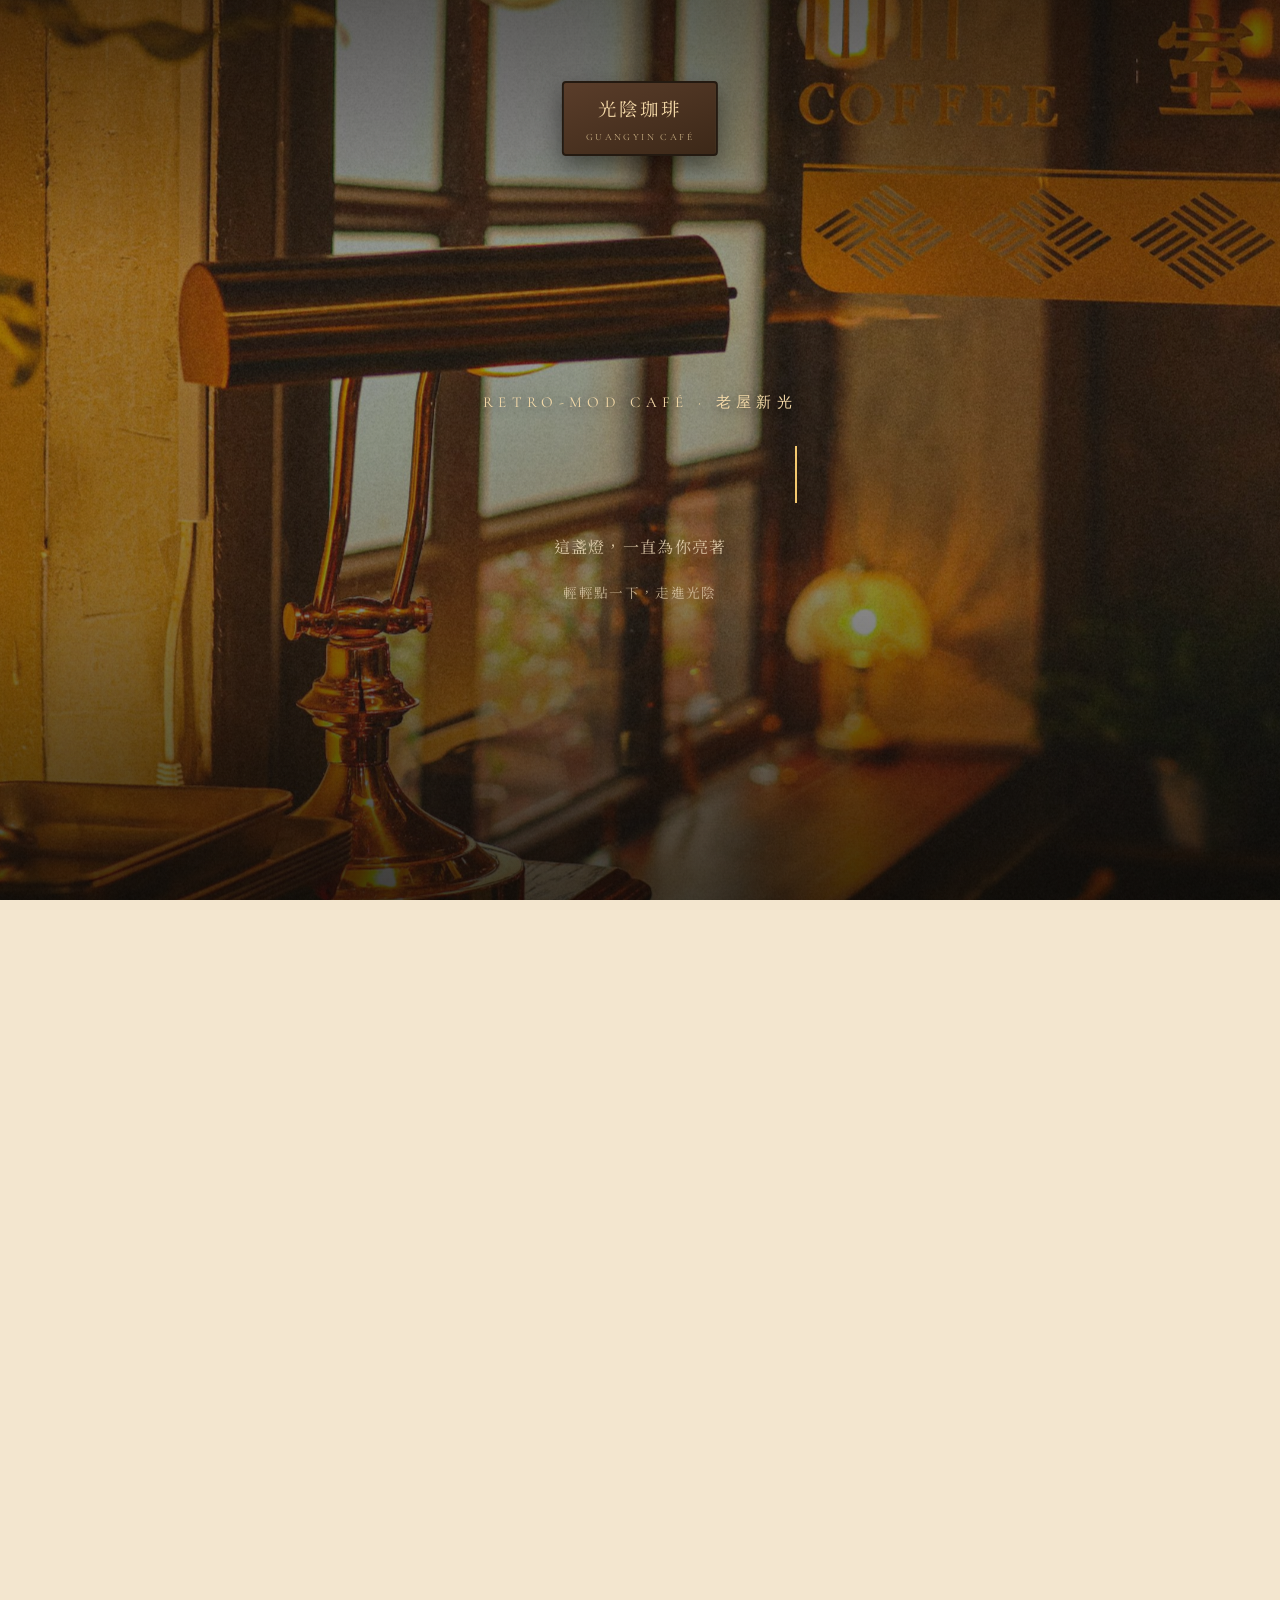
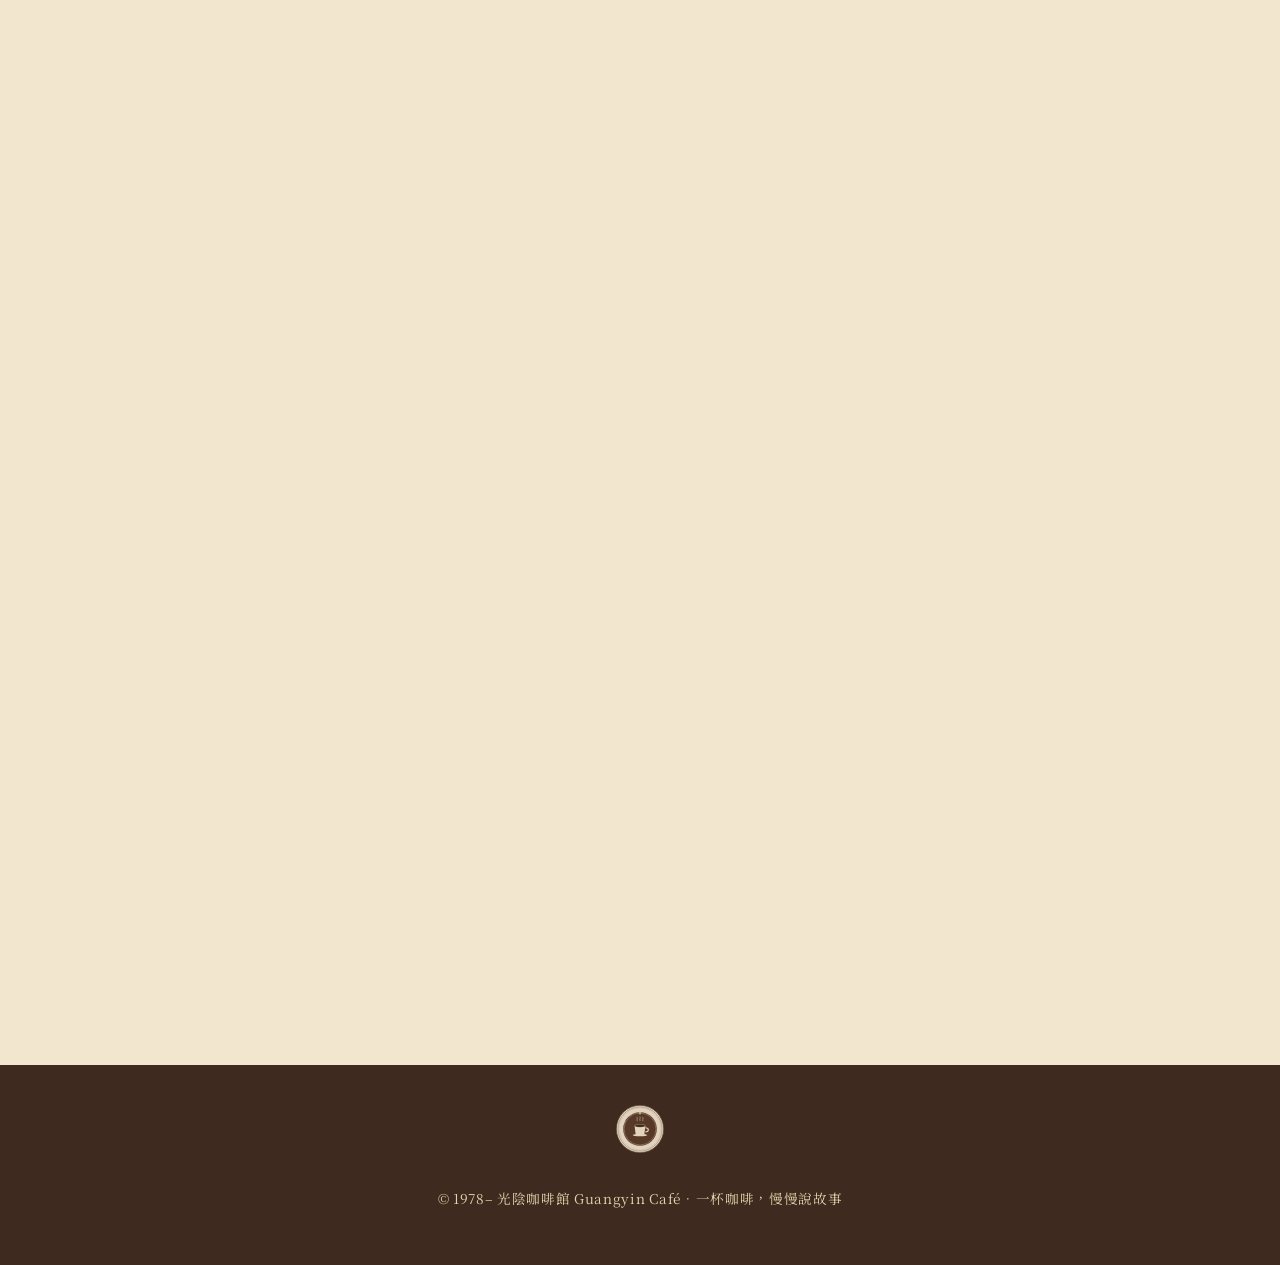
<file: index.html>
<!DOCTYPE html>
<html lang="zh-Hant">
<head>
<meta charset="UTF-8">
<meta name="viewport" content="width=device-width, initial-scale=1.0">
<title>光陰咖啡館 Guangyin Café｜自 1978 年，煮一杯有溫度的時光</title>
<meta name="description" content="光陰咖啡館，一間承載老時光記憶的咖啡館。手沖咖啡、復古點心、溫暖的招待，歡迎回家坐坐。">
<link rel="icon" type="image/svg+xml" href="assets/images/logo.svg">
<link rel="preconnect" href="https://fonts.googleapis.com">
<link rel="preconnect" href="https://fonts.gstatic.com" crossorigin>
<link href="https://fonts.googleapis.com/css2?family=Noto+Serif+TC:wght@400;500;600;700&family=Cormorant+Garamond:ital,wght@0,400;0,600;1,400&display=swap" rel="stylesheet">
<link rel="stylesheet" href="style.css?v=2">
</head>
<body>

<!-- 開場動畫：真實店景照片封面 -->
<div class="intro-screen" id="introScreen">
  <div class="intro-photo" aria-hidden="true"></div>
  <div class="intro-scrim" aria-hidden="true"></div>

  <!-- 木招牌 -->
  <div class="signboard">
    <span class="signboard-jp">光陰珈琲</span>
    <span class="signboard-en">GUANGYIN CAFÉ</span>
  </div>

  <div class="particles" id="particles" aria-hidden="true"></div>

  <div class="intro-content">
    <p class="intro-eyebrow">RETRO-MOD CAFÉ · 老屋新光</p>
    <p class="intro-text" id="introText"></p>
    <p class="intro-sub2">這盞燈，一直為你亮著</p>
    <div class="intro-hint">輕輕點一下，走進光陰</div>
  </div>
</div>

<!-- 頂部導覽 -->
<header class="site-header">
  <div class="nav-wrap">
    <a class="brand" href="#hero">
      <img src="assets/images/logo.svg" alt="光陰咖啡館 Logo" class="brand-logo">
      <span class="brand-name">光陰咖啡館</span>
    </a>
    <nav class="main-nav">
      <a href="#story">店家故事</a>
      <a href="#menu">菜單</a>
      <a href="#visit">來坐坐</a>
    </nav>
  </div>
</header>

<main>
  <!-- Hero -->
  <section id="hero" class="hero">
    <div class="film-grain"></div>
    <div class="hero-inner">
      <p class="hero-eyebrow">EST. 1978 · 一杯咖啡，一段光陰</p>
      <h1 class="hero-title">歡迎回家，坐一會兒吧</h1>
      <p class="hero-sub">在快得讓人喘不過氣的日子裡，<br>留一張老木桌、一杯手沖咖啡的時間給自己。</p>
      <a href="#story" class="btn-vintage">聽聽我們的故事 ↓</a>
    </div>
  </section>

  <!-- 品牌故事 / 成立目的 -->
  <section id="story" class="story reveal">
    <div class="story-photo" aria-hidden="true">
      <div class="polaroid">
        <div class="polaroid-img">☕</div>
        <p>1978・老巷口的第一杯咖啡</p>
      </div>
    </div>
    <div class="story-text">
      <h2 class="section-title">我們為什麼開這間咖啡館</h2>
      <p>
        光陰咖啡館的第一顆咖啡豆，是在一個沒有手機、沒有外送、大家都願意慢慢說話的年代種下的。
        創辦人阿伯那時候常說：「咖啡不是拿來趕路喝的，是拿來讓人停下來的。」
      </p>
      <p>
        我們成立的初衷很簡單——想留一個地方，讓忙碌的人可以喘口氣、讓老朋友能坐下來聊聊天、
        讓一個人也能安心地發呆。這裡沒有華麗的裝潢，只有老唱片、舊木桌，和一杯用心手沖的咖啡。
      </p>
      <p class="story-signature">— 光陰咖啡館 全體店員 敬上</p>
    </div>
  </section>

  <!-- 菜單 -->
  <section id="menu" class="menu reveal">
    <h2 class="section-title center">菜單 Menu</h2>
    <p class="section-sub center">每一杯都由手沖師傅現場沖煮，價格單位新台幣</p>

    <div class="menu-tabs" role="tablist" aria-label="菜單分類">
      <button class="tab-btn active" data-tab="coffee" role="tab" aria-selected="true">經典咖啡</button>
      <button class="tab-btn" data-tab="tea" role="tab" aria-selected="false">復古茶飲</button>
      <button class="tab-btn" data-tab="dessert" role="tab" aria-selected="false">懷舊點心</button>
    </div>

    <div class="menu-panel active" id="panel-coffee" role="tabpanel">
      <ul class="menu-list">
        <li><span class="item-name">手沖單品咖啡</span><span class="item-dot"></span><span class="item-price">$150</span></li>
        <li><span class="item-name">老派拿鐵</span><span class="item-dot"></span><span class="item-price">$130</span></li>
        <li><span class="item-name">深焙美式</span><span class="item-dot"></span><span class="item-price">$110</span></li>
        <li><span class="item-name">焦糖瑪奇朵</span><span class="item-dot"></span><span class="item-price">$140</span></li>
        <li><span class="item-name">冰滴咖啡</span><span class="item-dot"></span><span class="item-price">$160</span></li>
      </ul>
    </div>

    <div class="menu-panel" id="panel-tea" role="tabpanel" hidden>
      <ul class="menu-list">
        <li><span class="item-name">古早味紅茶</span><span class="item-dot"></span><span class="item-price">$70</span></li>
        <li><span class="item-name">桂花烏龍</span><span class="item-dot"></span><span class="item-price">$90</span></li>
        <li><span class="item-name">薑母茶</span><span class="item-dot"></span><span class="item-price">$80</span></li>
        <li><span class="item-name">奶香紅茶拿鐵</span><span class="item-dot"></span><span class="item-price">$110</span></li>
      </ul>
    </div>

    <div class="menu-panel" id="panel-dessert" role="tabpanel" hidden>
      <ul class="menu-list">
        <li><span class="item-name">古早味蛋糕</span><span class="item-dot"></span><span class="item-price">$85</span></li>
        <li><span class="item-name">奶油厚吐司</span><span class="item-dot"></span><span class="item-price">$95</span></li>
        <li><span class="item-name">手工餅乾拼盤</span><span class="item-dot"></span><span class="item-price">$120</span></li>
        <li><span class="item-name">蜜漬檸檬塔</span><span class="item-dot"></span><span class="item-price">$105</span></li>
      </ul>
    </div>
  </section>

  <!-- 來坐坐 / 資訊 -->
  <section id="visit" class="visit reveal">
    <h2 class="section-title center">來坐坐</h2>
    <div class="visit-grid">
      <div class="visit-card">
        <h3>營業時間</h3>
        <p>週二 至 週日<br>08:00 – 18:00<br>週一店休</p>
      </div>
      <div class="visit-card">
        <h3>地址</h3>
        <p>台北市大同區老街 42 巷 7 號<br>捷運大橋頭站 2 號出口 步行 5 分鐘</p>
      </div>
      <div class="visit-card">
        <h3>聯絡我們</h3>
        <p>02-2345-6789<br>hello@guangyincafe.example</p>
      </div>
    </div>
  </section>
</main>

<footer class="site-footer">
  <img src="assets/images/logo.svg" alt="光陰咖啡館 Logo" class="footer-logo">
  <p>© 1978– 光陰咖啡館 Guangyin Café．一杯咖啡，慢慢說故事</p>
</footer>

<script src="script.js"></script>
</body>
</html>
</file>
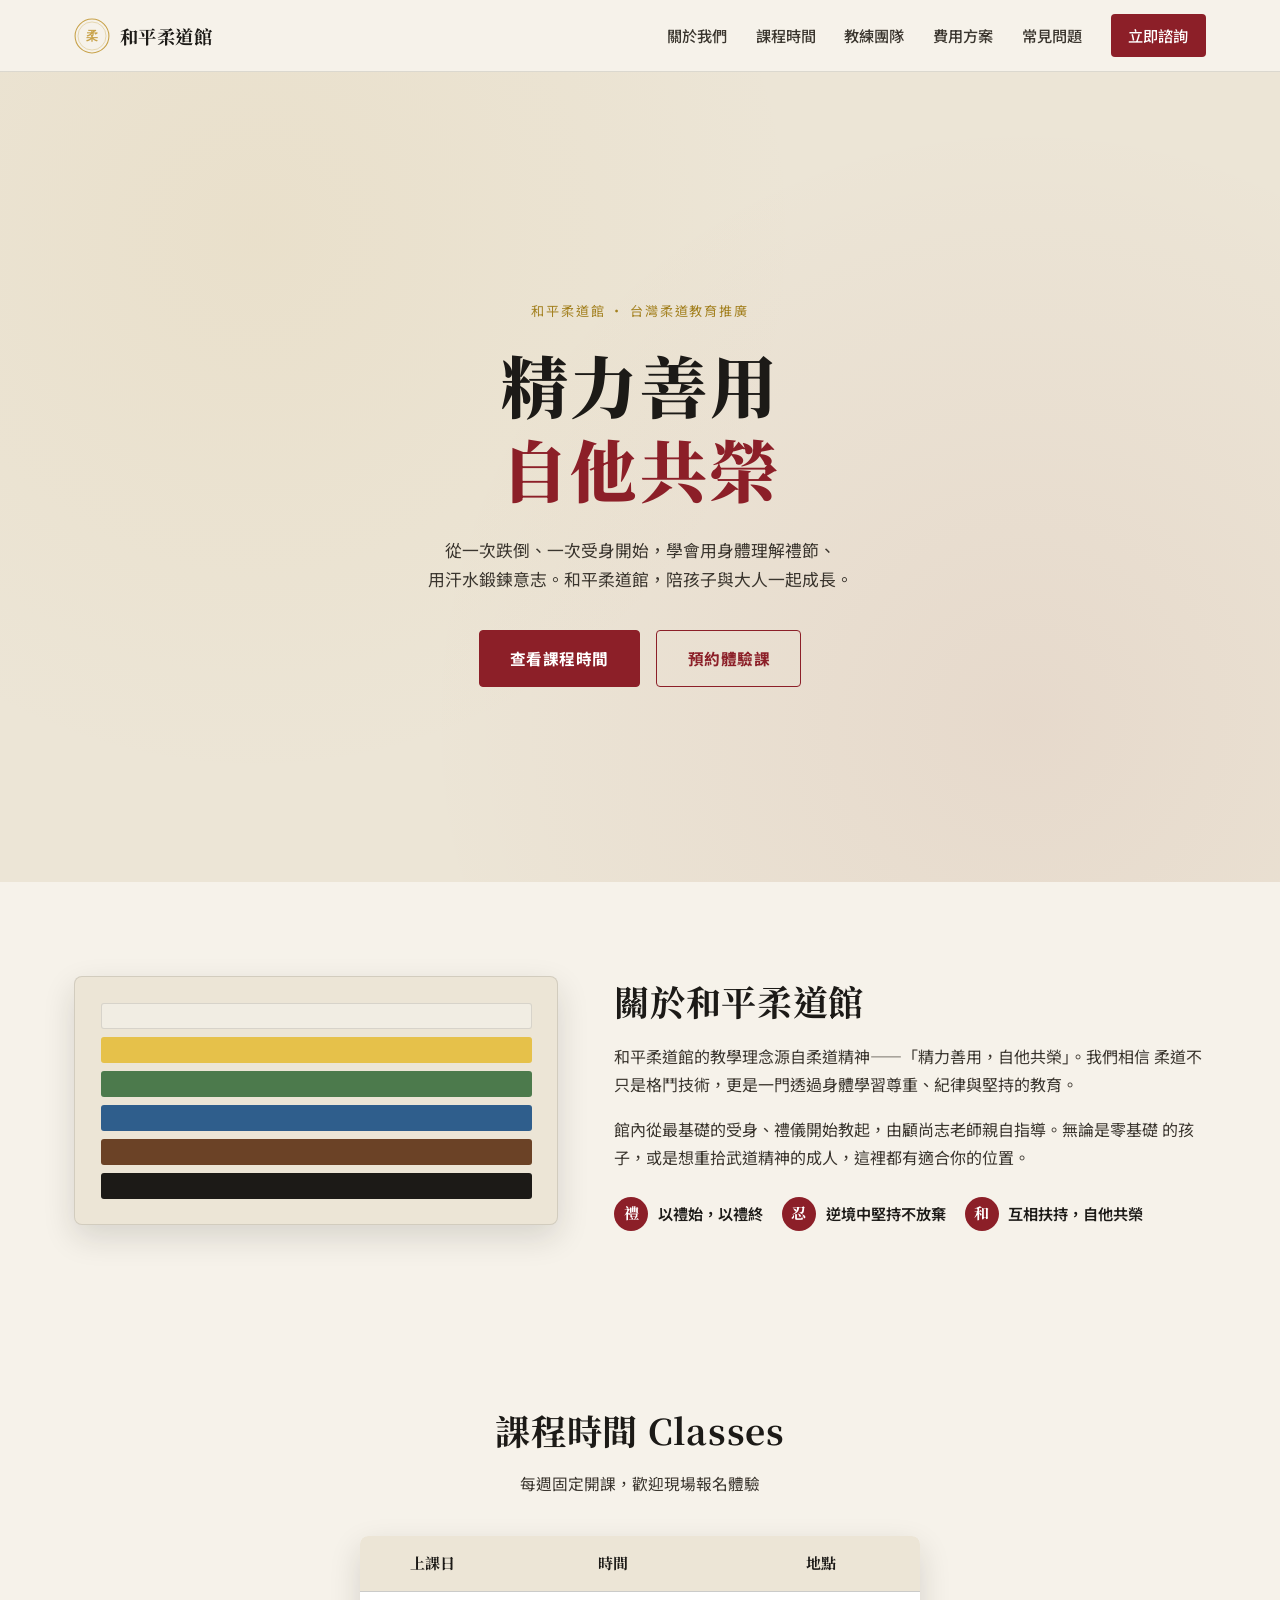
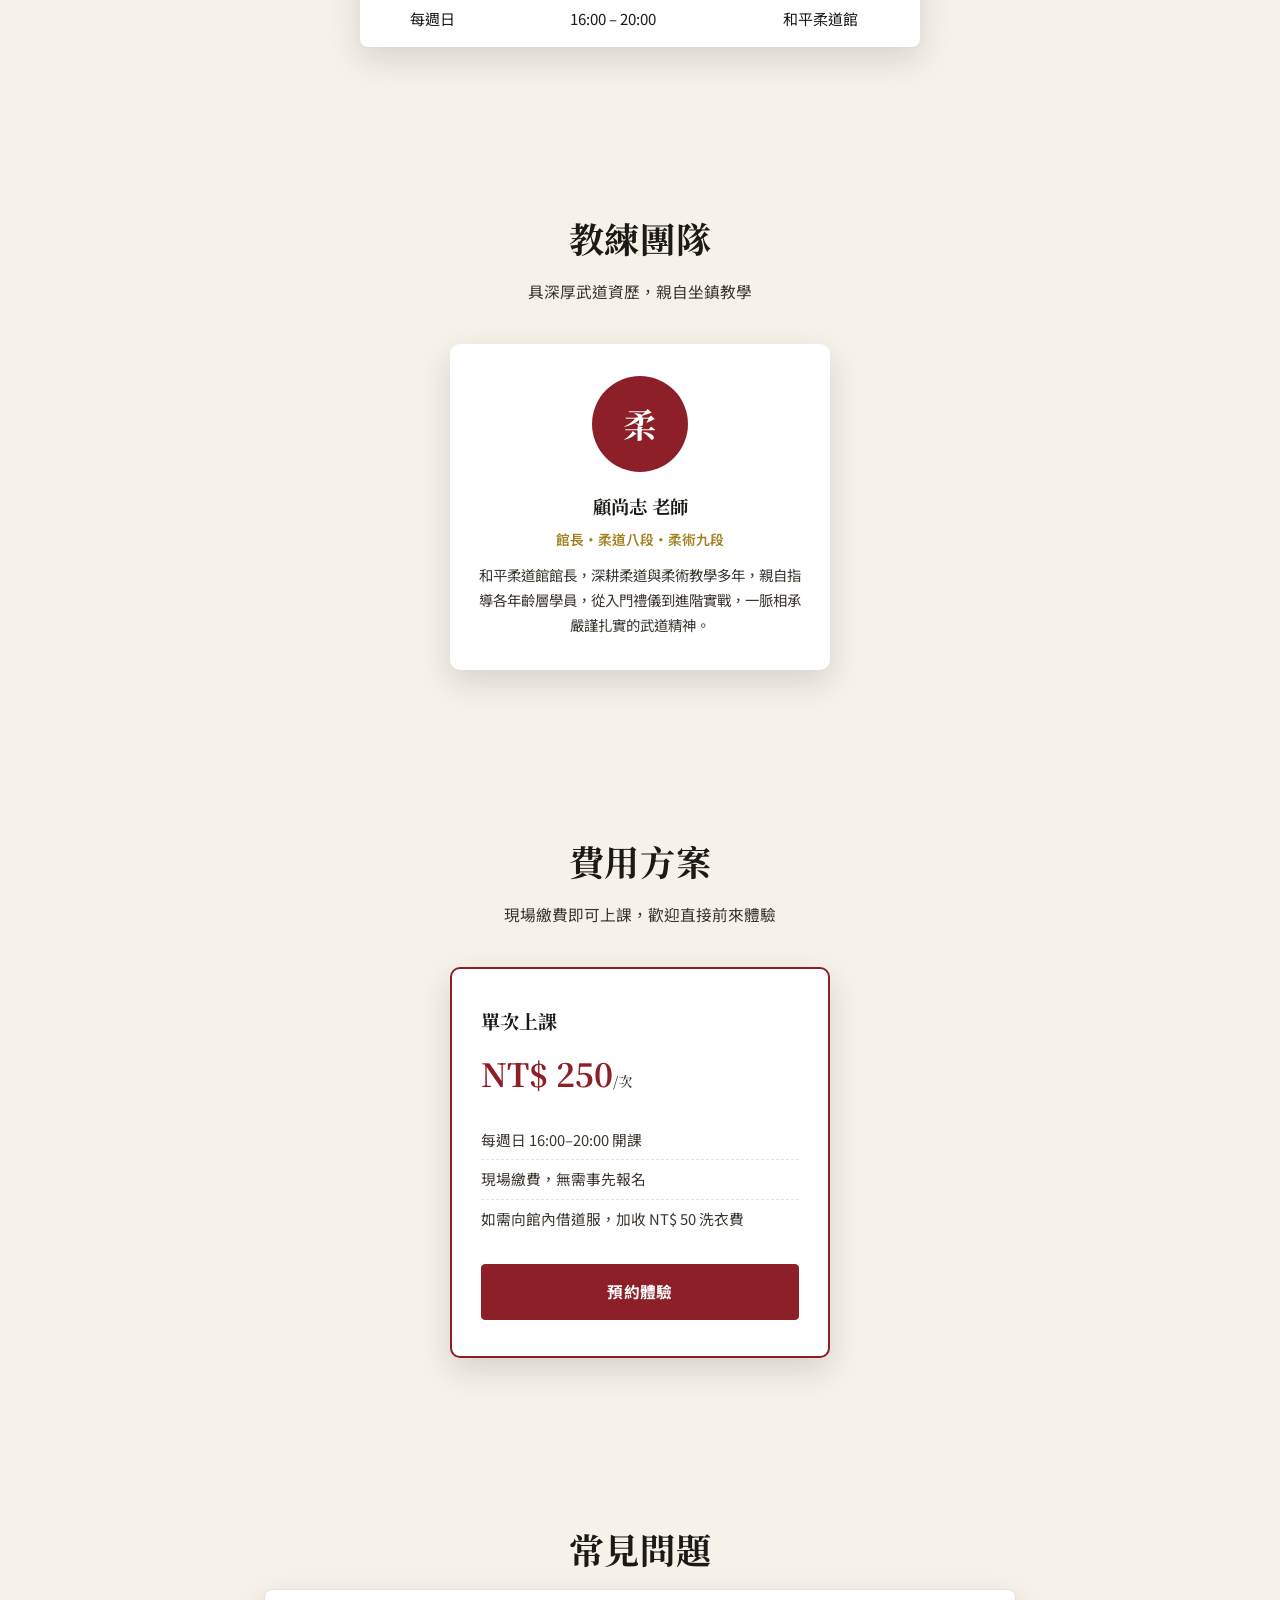
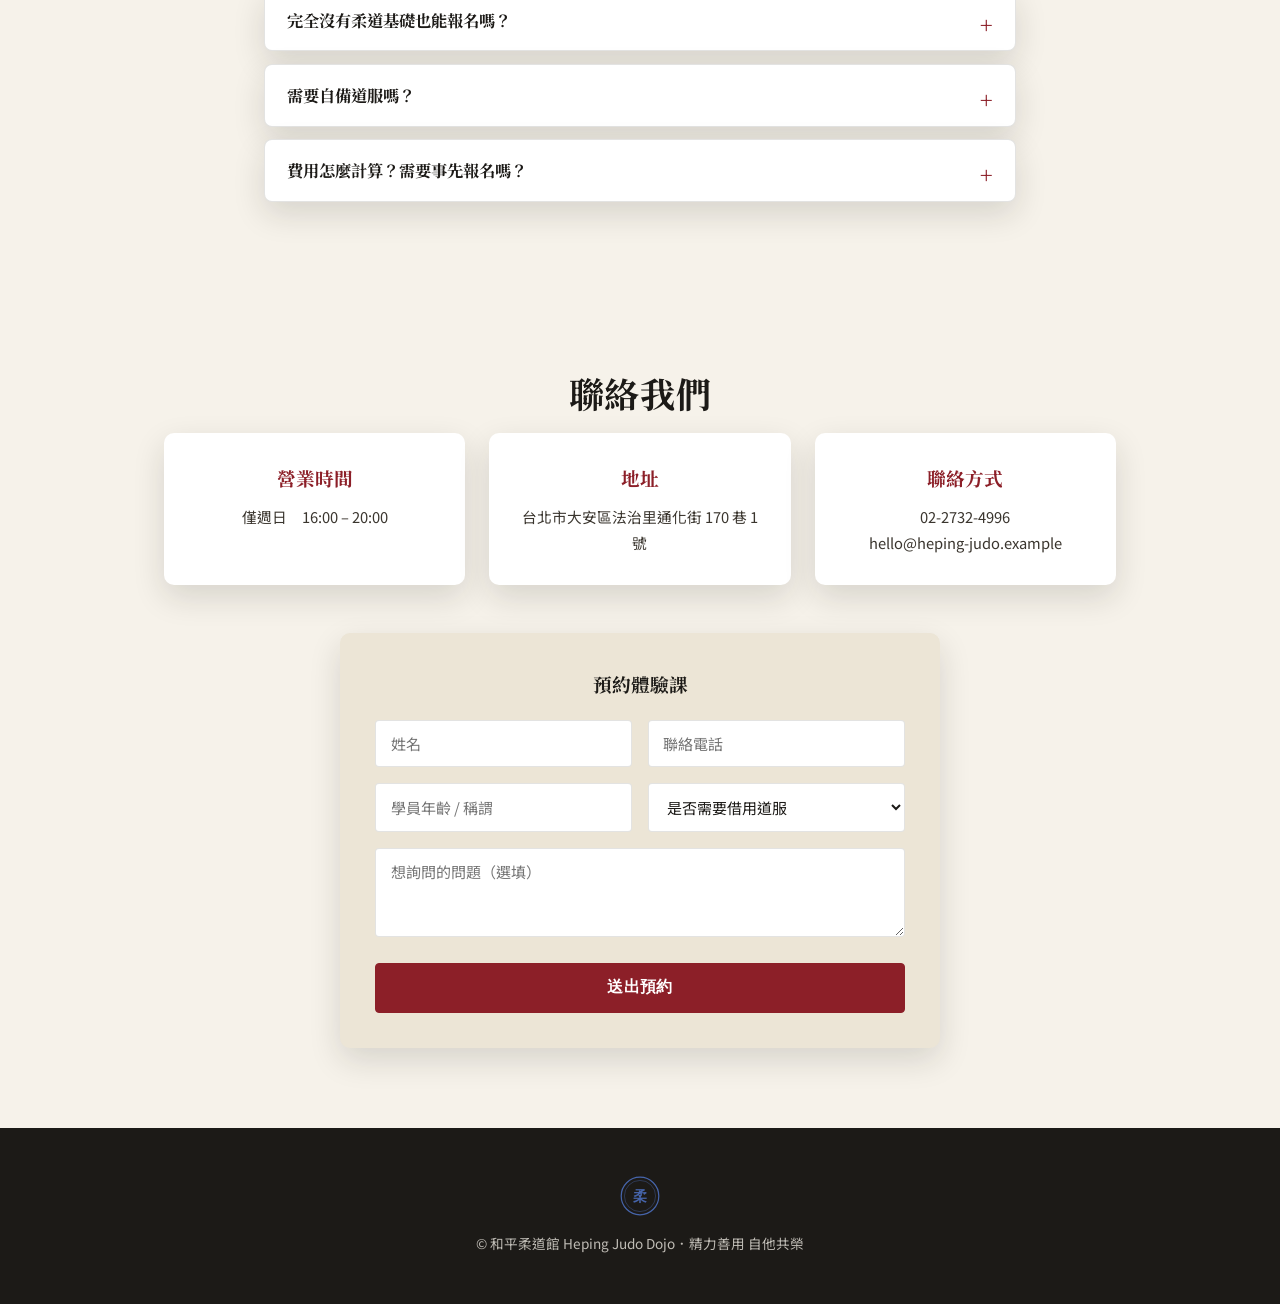
<file: judo-site/index.html>
<!DOCTYPE html>
<html lang="zh-Hant">
<head>
<meta charset="UTF-8">
<meta name="viewport" content="width=device-width, initial-scale=1.0">
<title>和平柔道館｜以禮始，以禮終</title>
<meta name="description" content="和平柔道館，專業柔道教學，從兒童體適能到成人競技，傳承精力善用、自他共榮的柔道精神。">
<link rel="icon" type="image/svg+xml" href="assets/images/logo.svg">
<link rel="preconnect" href="https://fonts.googleapis.com">
<link rel="preconnect" href="https://fonts.gstatic.com" crossorigin>
<link href="https://fonts.googleapis.com/css2?family=Noto+Serif+TC:wght@400;500;600;700;900&family=Noto+Sans+TC:wght@400;500;700&display=swap" rel="stylesheet">
<link rel="stylesheet" href="style.css">
</head>
<body>

<!-- 開場動畫 -->
<div class="intro-screen" id="introScreen">
  <div class="intro-bg" aria-hidden="true"></div>
  <div class="intro-scrim" aria-hidden="true"></div>
  <div class="intro-content">
    <div class="intro-emblem">
      <img src="assets/images/logo.svg" alt="" class="intro-logo">
    </div>
    <p class="intro-eyebrow">JUDO DOJO · 精力善用 自他共榮</p>
    <h1 class="intro-title">和平柔道館</h1>
    <p class="intro-hint">輕輕點一下，踏上榻榻米</p>
  </div>
</div>

<!-- 頂部導覽 -->
<header class="site-header">
  <div class="nav-wrap">
    <a class="brand" href="#hero">
      <img src="assets/images/logo.svg" alt="和平柔道館 Logo" class="brand-logo">
      <span class="brand-name">和平柔道館</span>
    </a>
    <button class="nav-toggle" id="navToggle" aria-label="開啟選單" aria-expanded="false">
      <span></span><span></span><span></span>
    </button>
    <nav class="main-nav" id="mainNav">
      <a href="#about">關於我們</a>
      <a href="#classes">課程時間</a>
      <a href="#coaches">教練團隊</a>
      <a href="#pricing">費用方案</a>
      <a href="#faq">常見問題</a>
      <a href="#contact" class="nav-cta">立即諮詢</a>
    </nav>
  </div>
</header>

<main>
  <!-- Hero -->
  <section id="hero" class="hero">
    <div class="hero-inner">
      <p class="hero-eyebrow">和平柔道館 · 台灣柔道教育推廣</p>
      <h1 class="hero-title">精力善用<br><span>自他共榮</span></h1>
      <p class="hero-sub">從一次跌倒、一次受身開始，學會用身體理解禮節、<br>用汗水鍛鍊意志。和平柔道館，陪孩子與大人一起成長。</p>
      <div class="hero-actions">
        <a href="#classes" class="btn-primary">查看課程時間</a>
        <a href="#contact" class="btn-outline">預約體驗課</a>
      </div>
    </div>
  </section>

  <!-- 關於我們 -->
  <section id="about" class="about reveal">
    <div class="about-media" aria-hidden="true">
      <div class="belt-frame">
        <div class="belt-stripe belt-white"></div>
        <div class="belt-stripe belt-yellow"></div>
        <div class="belt-stripe belt-green"></div>
        <div class="belt-stripe belt-blue"></div>
        <div class="belt-stripe belt-brown"></div>
        <div class="belt-stripe belt-black"></div>
      </div>
    </div>
    <div class="about-text">
      <h2 class="section-title">關於和平柔道館</h2>
      <p>
        和平柔道館的教學理念源自柔道精神——「精力善用，自他共榮」。我們相信
        柔道不只是格鬥技術，更是一門透過身體學習尊重、紀律與堅持的教育。
      </p>
      <p>
        館內從最基礎的受身、禮儀開始教起，由顧尚志老師親自指導。無論是零基礎
        的孩子，或是想重拾武道精神的成人，這裡都有適合你的位置。
      </p>
      <ul class="about-values">
        <li><span class="value-mark">禮</span>以禮始，以禮終</li>
        <li><span class="value-mark">忍</span>逆境中堅持不放棄</li>
        <li><span class="value-mark">和</span>互相扶持，自他共榮</li>
      </ul>
    </div>
  </section>

  <!-- 課程時間 -->
  <section id="classes" class="classes reveal">
    <h2 class="section-title center">課程時間 Classes</h2>
    <p class="section-sub center">每週固定開課，歡迎現場報名體驗</p>

    <table class="schedule-table schedule-table-single">
      <thead><tr><th>上課日</th><th>時間</th><th>地點</th></tr></thead>
      <tbody>
        <tr><td>每週日</td><td>16:00 – 20:00</td><td>和平柔道館</td></tr>
      </tbody>
    </table>
  </section>

  <!-- 教練團隊 -->
  <section id="coaches" class="coaches reveal">
    <h2 class="section-title center">教練團隊</h2>
    <p class="section-sub center">具深厚武道資歷，親自坐鎮教學</p>
    <div class="coach-grid coach-grid-single">
      <div class="coach-card">
        <div class="coach-photo" aria-hidden="true">柔</div>
        <h3>顧尚志 老師</h3>
        <p class="coach-title">館長・柔道八段・柔術九段</p>
        <p class="coach-desc">和平柔道館館長，深耕柔道與柔術教學多年，親自指導各年齡層學員，從入門禮儀到進階實戰，一脈相承嚴謹扎實的武道精神。</p>
      </div>
    </div>
  </section>

  <!-- 費用方案 -->
  <section id="pricing" class="pricing reveal">
    <h2 class="section-title center">費用方案</h2>
    <p class="section-sub center">現場繳費即可上課，歡迎直接前來體驗</p>
    <div class="pricing-grid pricing-grid-single">
      <div class="price-card featured">
        <h3>單次上課</h3>
        <p class="price-tag">NT$ 250<span>/次</span></p>
        <ul>
          <li>每週日 16:00–20:00 開課</li>
          <li>現場繳費，無需事先報名</li>
          <li>如需向館內借道服，加收 NT$ 50 洗衣費</li>
        </ul>
        <a href="#contact" class="btn-primary btn-block">預約體驗</a>
      </div>
    </div>
  </section>

  <!-- 常見問題 -->
  <section id="faq" class="faq reveal">
    <h2 class="section-title center">常見問題</h2>
    <div class="faq-list">
      <details class="faq-item">
        <summary>完全沒有柔道基礎也能報名嗎？</summary>
        <p>可以，由顧尚志老師親自從最基本的受身與禮儀開始教起，無需任何經驗，歡迎直接到場體驗。</p>
      </details>
      <details class="faq-item">
        <summary>需要自備道服嗎？</summary>
        <p>沒有道服也可以來上課，向館內借用道服每次加收 NT$ 50 洗衣費即可。</p>
      </details>
      <details class="faq-item">
        <summary>費用怎麼計算？需要事先報名嗎？</summary>
        <p>採單次計費，每次上課 NT$ 250，現場繳費即可，無需事先報名或綁約。</p>
      </details>
    </div>
  </section>

  <!-- 聯絡我們 -->
  <section id="contact" class="contact reveal">
    <h2 class="section-title center">聯絡我們</h2>
    <div class="contact-grid">
      <div class="contact-card">
        <h3>營業時間</h3>
        <p>僅週日　16:00 – 20:00</p>
      </div>
      <div class="contact-card">
        <h3>地址</h3>
        <p>台北市大安區法治里通化街 170 巷 1 號</p>
      </div>
      <div class="contact-card">
        <h3>聯絡方式</h3>
        <p>02-2732-4996<br>hello@heping-judo.example</p>
      </div>
    </div>
    <form class="contact-form" id="contactForm">
      <h3>預約體驗課</h3>
      <div class="form-row">
        <input type="text" name="name" placeholder="姓名" required>
        <input type="tel" name="phone" placeholder="聯絡電話" required>
      </div>
      <div class="form-row">
        <input type="text" name="child" placeholder="學員年齡 / 稱謂">
        <select name="uniform">
          <option value="">是否需要借用道服</option>
          <option value="yes">需要借用道服（加收 NT$50）</option>
          <option value="no">已有自己的道服</option>
        </select>
      </div>
      <textarea name="message" placeholder="想詢問的問題（選填）" rows="3"></textarea>
      <button type="submit" class="btn-primary btn-block">送出預約</button>
      <p class="form-note" id="formNote" hidden>謝謝您的預約！我們將於 1 個工作天內與您聯繫。</p>
    </form>
  </section>
</main>

<footer class="site-footer">
  <img src="assets/images/logo.svg" alt="和平柔道館 Logo" class="footer-logo">
  <p>© 和平柔道館 Heping Judo Dojo．精力善用 自他共榮</p>
</footer>

<script src="script.js"></script>
</body>
</html>
</file>
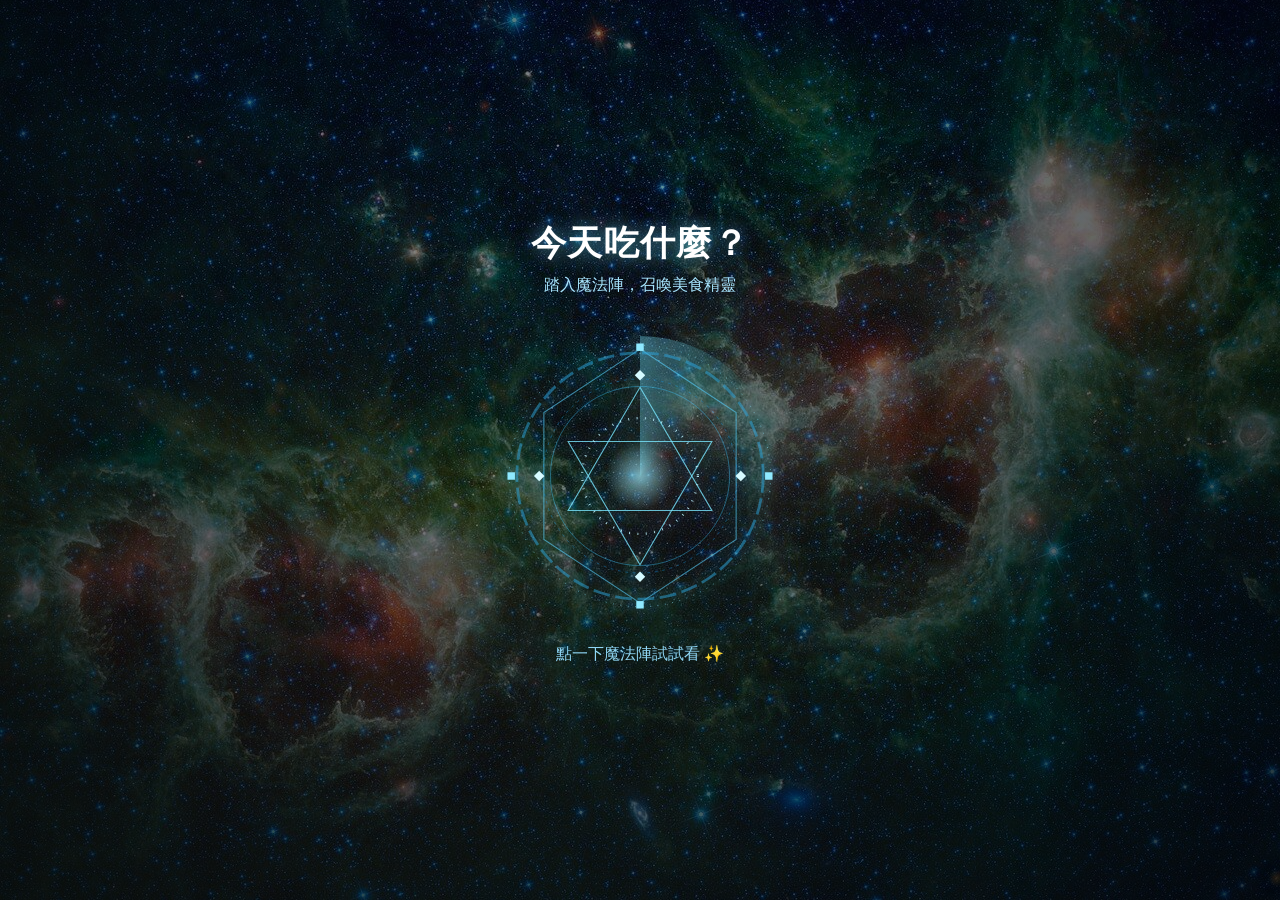
<file: meal-quiz/index.html>
<!DOCTYPE html>
<html lang="zh-Hant">
<head>
<meta charset="UTF-8">
<meta name="viewport" content="width=device-width, initial-scale=1.0">
<title>今天吃什麼？</title>
<meta name="description" content="不知道今天要吃什麼？啟動魔法陣，回答 5 個小問題（或讓塔羅牌、骰子、抽籤、輪盤幫你決定），精靈馬上幫你推薦一道餐點，還能找附近的店家。">
<meta name="theme-color" content="#120a2e">

<meta property="og:type" content="website">
<meta property="og:title" content="今天吃什麼？">
<meta property="og:description" content="不知道今天要吃什麼？啟動魔法陣，回答 5 個小問題，精靈馬上幫你推薦一道餐點。">
<meta property="og:image" content="https://jackson-0717.github.io/cafewebsite.jackson/meal-quiz/bg-nebula.jpg">
<meta property="og:url" content="https://jackson-0717.github.io/cafewebsite.jackson/meal-quiz/">
<meta name="twitter:card" content="summary_large_image">
<meta name="twitter:title" content="今天吃什麼？">
<meta name="twitter:description" content="不知道今天要吃什麼？啟動魔法陣，回答 5 個小問題，精靈馬上幫你推薦一道餐點。">
<meta name="twitter:image" content="https://jackson-0717.github.io/cafewebsite.jackson/meal-quiz/bg-nebula.jpg">

<link rel="canonical" href="https://jackson-0717.github.io/cafewebsite.jackson/meal-quiz/">
<meta name="robots" content="index, follow">

<link rel="icon" href="data:image/svg+xml,%3Csvg xmlns='http://www.w3.org/2000/svg' viewBox='0 0 100 100'%3E%3Ctext y='.9em' font-size='90'%3E%F0%9F%8D%BD%EF%B8%8F%3C/text%3E%3C/svg%3E">

<script type="application/ld+json">
{
  "@context": "https://schema.org",
  "@type": "WebApplication",
  "name": "今天吃什麼？",
  "description": "不知道今天要吃什麼？啟動魔法陣，回答 5 個小問題，精靈馬上幫你推薦一道餐點，還能找附近的店家。",
  "url": "https://jackson-0717.github.io/cafewebsite.jackson/meal-quiz/",
  "applicationCategory": "LifestyleApplication",
  "operatingSystem": "Any",
  "offers": {
    "@type": "Offer",
    "price": "0",
    "priceCurrency": "TWD"
  }
}
</script>

<link rel="stylesheet" href="style.css">
</head>
<body>

  <!-- 原創吉祥物插畫（供全站重複使用） -->
  <svg width="0" height="0" style="position:absolute" aria-hidden="true">
    <defs>
      <symbol id="mascot" viewBox="0 0 200 240">
        <radialGradient id="mascotGlow" cx="50%" cy="45%" r="60%">
          <stop offset="0%" stop-color="#8fd6ff" stop-opacity="0.32"/>
          <stop offset="100%" stop-color="#8fd6ff" stop-opacity="0"/>
        </radialGradient>
        <linearGradient id="mascotFur" x1="0" y1="0" x2="0" y2="1">
          <stop offset="0%" stop-color="#ffb15c"/>
          <stop offset="100%" stop-color="#ff7a3d"/>
        </linearGradient>
        <linearGradient id="mascotTail" x1="0" y1="0" x2="0" y2="1">
          <stop offset="0%" stop-color="#ff7a3d"/>
          <stop offset="100%" stop-color="#ffcf5c"/>
        </linearGradient>

        <circle cx="100" cy="130" r="98" fill="url(#mascotGlow)"/>

        <!-- 星芒 -->
        <g fill="#ffe9a8">
          <path d="M32 90 l3 8 8 3 -8 3 -3 8 -3 -8 -8 -3 8 -3 z" opacity="0.85"/>
          <path d="M172 120 l2.5 6 6 2.5 -6 2.5 -2.5 6 -2.5 -6 -6 -2.5 6 -2.5 z" opacity="0.8"/>
          <circle cx="156" cy="82" r="2.5" opacity="0.75"/>
        </g>

        <!-- 尾巴 -->
        <path d="M100 190 C74 206 66 226 82 236 C76 226 84 214 100 208 C116 214 124 226 118 236 C134 226 126 206 100 190 Z"
              fill="url(#mascotTail)" opacity="0.9"/>

        <!-- 狐耳 -->
        <path d="M64 96 L40 40 L92 82 Z" fill="url(#mascotFur)"/>
        <path d="M136 96 L160 40 L108 82 Z" fill="url(#mascotFur)"/>
        <path d="M68 92 L52 54 L86 80 Z" fill="#3a2a1c"/>
        <path d="M132 92 L148 54 L114 80 Z" fill="#3a2a1c"/>

        <!-- 頭部 -->
        <ellipse cx="100" cy="146" rx="56" ry="50" fill="url(#mascotFur)"/>

        <!-- 口鼻 -->
        <path d="M76 162 Q100 186 124 162 Q112 176 100 176 Q88 176 76 162 Z" fill="#fff4e6"/>

        <!-- 自信瞇眼 -->
        <path d="M70 138 Q83 129 96 137" fill="none" stroke="#2a1608" stroke-width="6" stroke-linecap="round"/>
        <path d="M104 137 Q117 129 130 138" fill="none" stroke="#2a1608" stroke-width="6" stroke-linecap="round"/>
        <circle cx="88" cy="133" r="2" fill="#fff"/>
        <circle cx="112" cy="133" r="2" fill="#fff"/>

        <!-- 鼻子與微笑 -->
        <ellipse cx="100" cy="166" rx="4" ry="3" fill="#2a1608"/>
        <path d="M100 169 Q114 179 124 165" fill="none" stroke="#2a1608" stroke-width="4" stroke-linecap="round"/>

        <ellipse cx="64" cy="156" rx="8" ry="5" fill="#ff9ad6" opacity="0.5"/>
        <ellipse cx="136" cy="156" rx="8" ry="5" fill="#ff9ad6" opacity="0.5"/>
      </symbol>
    </defs>
  </svg>

  <!-- 魔法陣入場動畫 -->
  <section id="intro-screen" class="intro-screen">
    <h1 class="intro-title">今天吃什麼？</h1>
    <p class="intro-subtitle">踏入魔法陣，召喚美食精靈</p>

    <div class="lamp-wrap" id="lamp-wrap">
      <div class="mc-scan"></div>
      <svg class="mc-ring mc-ring-outer" viewBox="0 0 300 300">
        <polygon points="150,14 253,82 253,218 150,286 47,218 47,82" fill="none" stroke="#5ad2ff" stroke-width="1.2" opacity="0.6"/>
        <circle cx="150" cy="150" r="140" fill="none" stroke="#8fe9ff" stroke-width="1" stroke-dasharray="1 7" opacity="0.7"/>
        <circle cx="150" cy="150" r="132" fill="none" stroke="#2ea8e0" stroke-width="3" stroke-dasharray="18 6" opacity="0.5"/>
        <rect x="146" y="8" width="8" height="8" fill="#8fe9ff"/>
        <rect x="146" y="284" width="8" height="8" fill="#8fe9ff"/>
        <rect x="8" y="146" width="8" height="8" fill="#8fe9ff"/>
        <rect x="284" y="146" width="8" height="8" fill="#8fe9ff"/>
      </svg>
      <svg class="mc-ring mc-ring-mid" viewBox="0 0 300 300">
        <polygon points="150,55 227,187 73,187" fill="none" stroke="#7be8ff" stroke-width="1.2" opacity="0.8"/>
        <polygon points="150,245 73,113 227,113" fill="none" stroke="#7be8ff" stroke-width="1.2" opacity="0.8"/>
        <circle cx="150" cy="150" r="96" fill="none" stroke="#3ec6ff" stroke-width="0.8" opacity="0.55"/>
        <circle cx="150" cy="150" r="104" fill="none" stroke="#1c8fd6" stroke-width="1" stroke-dasharray="3 5" opacity="0.5"/>
      </svg>
      <svg class="mc-ring mc-ring-inner" viewBox="0 0 300 300">
        <circle cx="150" cy="150" r="62" fill="none" stroke="#bff3ff" stroke-width="2.5" stroke-dasharray="1 8" opacity="0.9"/>
        <rect x="146" y="38" width="8" height="8" fill="#d6faff" transform="rotate(45 150 42)"/>
        <rect x="146" y="254" width="8" height="8" fill="#d6faff" transform="rotate(45 150 258)"/>
        <rect x="38" y="146" width="8" height="8" fill="#d6faff" transform="rotate(45 42 150)"/>
        <rect x="254" y="146" width="8" height="8" fill="#d6faff" transform="rotate(45 258 150)"/>
      </svg>
      <div class="mc-glow"></div>
      <div class="lamp" id="lamp" role="button" tabindex="0" aria-label="啟動魔法陣"></div>
    </div>

    <p class="intro-hint" id="intro-hint">點一下魔法陣試試看 ✨</p>
    <button class="enter-btn" id="enter-btn" hidden>帶我進入美食世界 →</button>
  </section>

  <!-- 主體 App -->
  <main class="app" id="app" hidden>

    <header>
      <h1>🍽️ 今天吃什麼？</h1>
      <p class="subtitle">回答精靈的 5 個問題，讓祂幫你決定！</p>
    </header>

    <section class="quiz" id="quiz">
      <div class="step-dots" id="step-dots"></div>
      <div class="quiz-slide" id="quiz-slide" aria-live="polite">
        <div class="quiz-genie"><svg class="mascot-icon" aria-hidden="true"><use href="#mascot"></use></svg></div>
        <h2 class="quiz-question" id="quiz-question"></h2>
        <div class="option-grid" id="quiz-options"></div>
      </div>
      <div class="quiz-nav">
        <button class="back-btn" id="back-btn">← 上一題</button>
        <span class="quiz-step" id="quiz-step"></span>
      </div>
    </section>

    <section class="result" id="result" hidden aria-live="polite"></section>

  </main>

  <!-- 小遊戲彈窗（不確定時的骰子／抽籤／塔羅／輪盤） -->
  <section id="minigame-overlay" class="minigame-overlay" hidden aria-live="polite"></section>

  <!-- 終焉結局動畫 -->
  <section id="ending-screen" class="ending-screen" hidden>
    <div class="ending-particles" id="ending-particles"></div>
    <p class="ending-eyebrow">答案，準備好了</p>
    <h1 class="ending-title" id="ending-title"></h1>
    <p class="ending-line" id="ending-line"></p>
    <button class="enter-btn" id="ending-continue-btn">看看是什麼 →</button>
  </section>

  <script src="data.js"></script>
  <script src="script.js"></script>
</body>
</html>
</file>
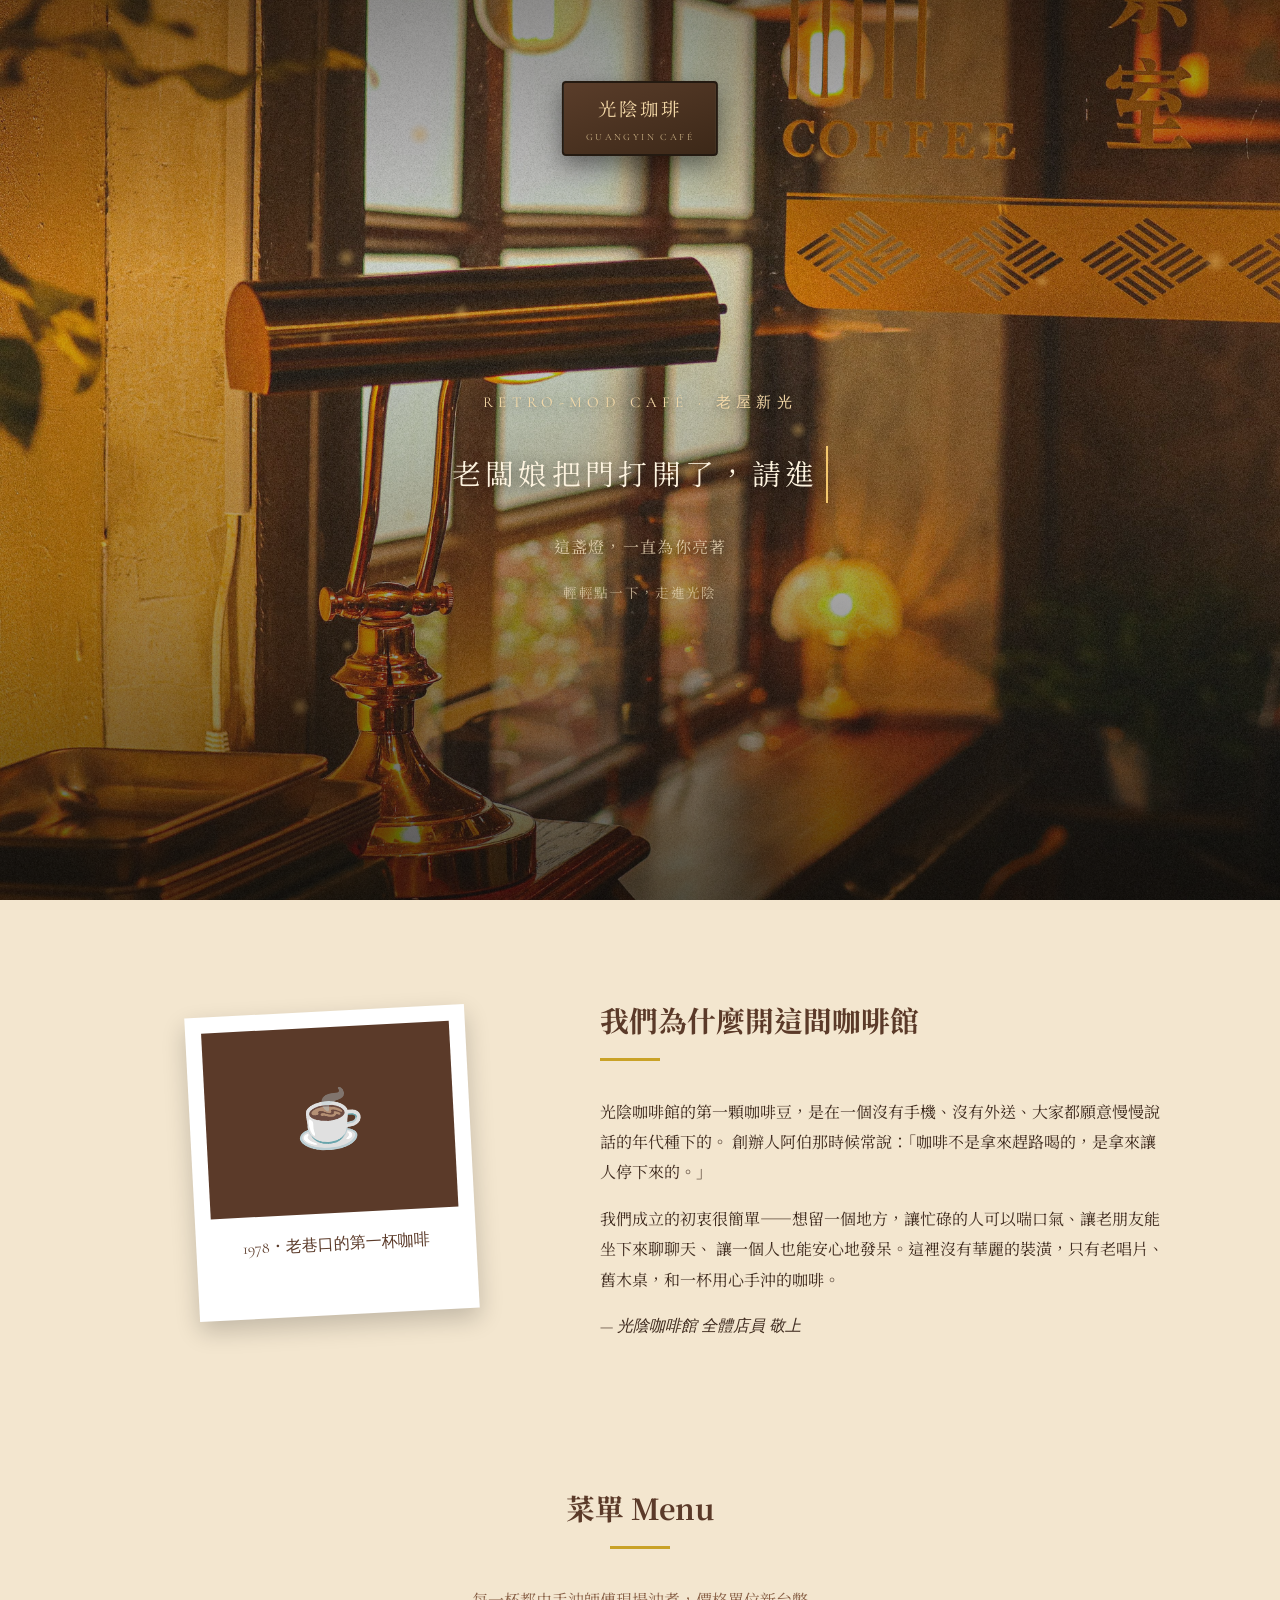
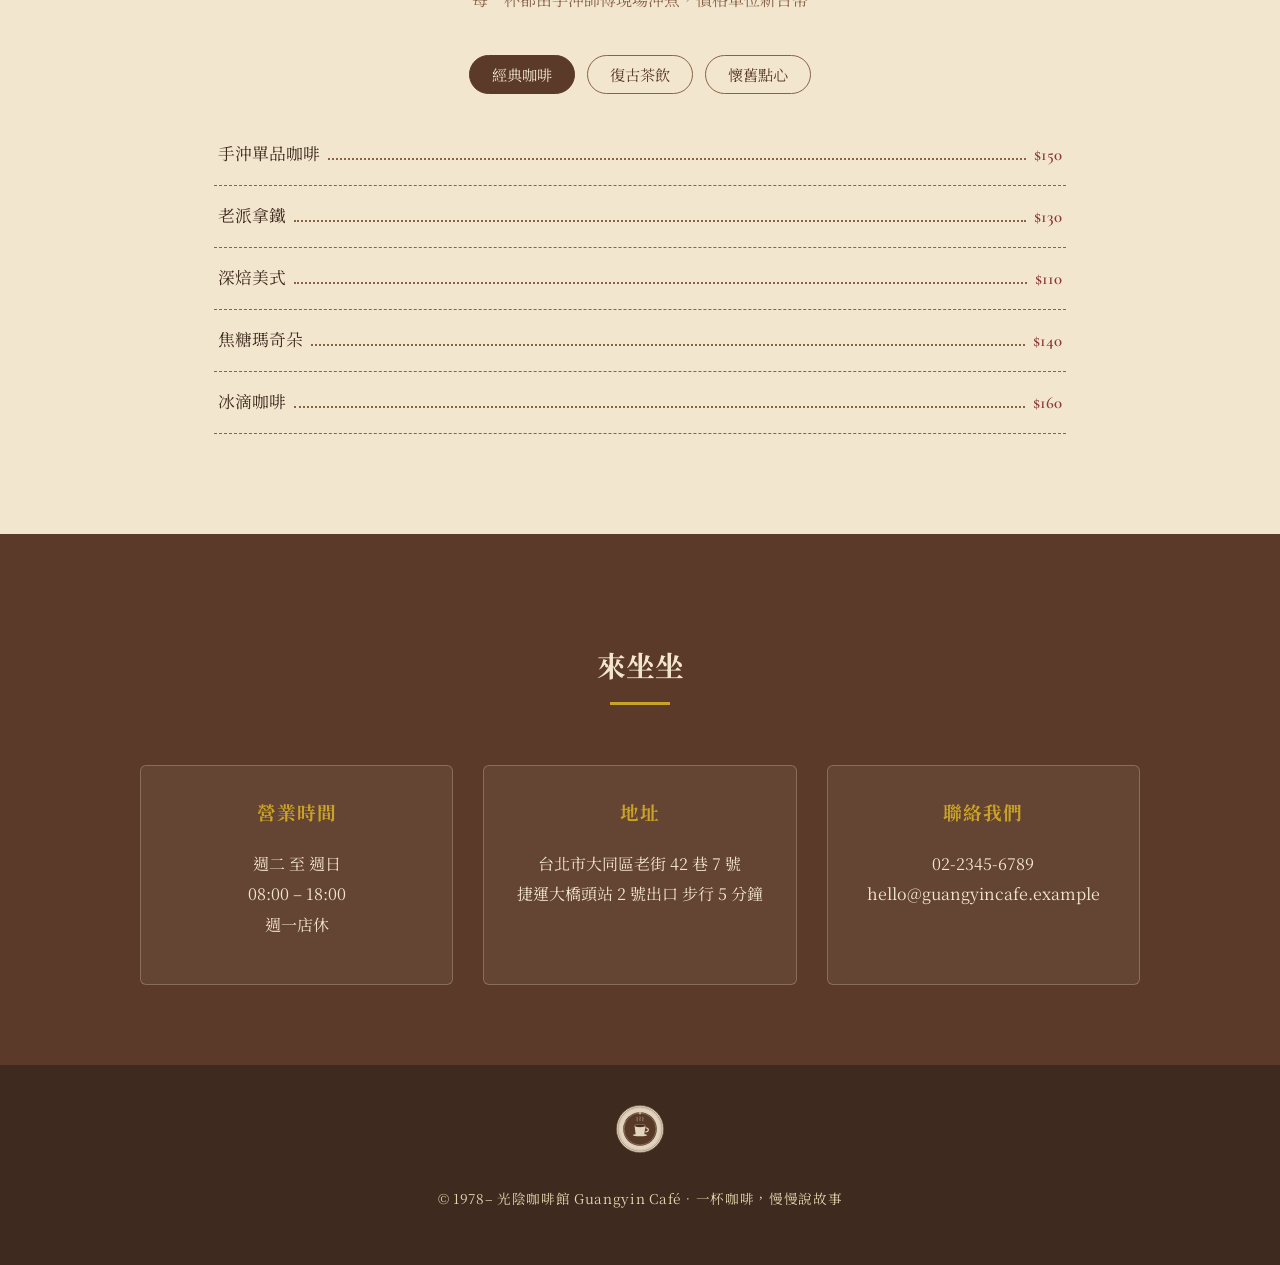
<file: guangyincafesite/guangyin-cafe-site/index.html>
<!DOCTYPE html>
<html lang="zh-Hant">
<head>
<meta charset="UTF-8">
<meta name="viewport" content="width=device-width, initial-scale=1.0">
<title>光陰咖啡館 Guangyin Café｜自 1978 年，煮一杯有溫度的時光</title>
<meta name="description" content="光陰咖啡館，一間承載老時光記憶的咖啡館。手沖咖啡、復古點心、溫暖的招待，歡迎回家坐坐。">
<link rel="icon" type="image/svg+xml" href="assets/images/logo.svg">
<link rel="preconnect" href="https://fonts.googleapis.com">
<link rel="preconnect" href="https://fonts.gstatic.com" crossorigin>
<link href="https://fonts.googleapis.com/css2?family=Noto+Serif+TC:wght@400;500;600;700&family=Cormorant+Garamond:ital,wght@0,400;0,600;1,400&display=swap" rel="stylesheet">
<link rel="stylesheet" href="style.css">
</head>
<body>

<!-- 開場動畫：真實店景照片封面 -->
<div class="intro-screen" id="introScreen">
  <div class="intro-photo" aria-hidden="true"></div>
  <div class="intro-scrim" aria-hidden="true"></div>

  <!-- 木招牌 -->
  <div class="signboard">
    <span class="signboard-jp">光陰珈琲</span>
    <span class="signboard-en">GUANGYIN CAFÉ</span>
  </div>

  <!-- 店員撥開暖簾入內 -->
  <div class="door-overlay" id="doorOverlay" aria-hidden="true">
    <div class="door-scene">
      <div class="noren">
        <div class="noren-panel noren-left">
          <span>珈</span><span>琲</span>
        </div>
        <div class="noren-panel noren-right">
          <span>光</span><span>陰</span>
        </div>
      </div>
      <svg class="clerk" viewBox="0 0 120 260" aria-hidden="true">
        <ellipse cx="60" cy="250" rx="34" ry="7" fill="rgba(0,0,0,0.35)"/>
        <g class="clerk-body" fill="#241a11">
          <path d="M40,120 C40,95 46,80 60,80 C74,80 80,95 80,120 L92,240 C92,248 86,252 78,252 L42,252 C34,252 28,248 28,240 Z"/>
          <circle cx="60" cy="52" r="22"/>
          <path d="M40,44 C40,26 48,16 60,16 C74,16 80,28 80,44 C80,30 72,34 60,34 C48,34 40,32 40,44 Z"/>
          <circle cx="60" cy="12" r="9"/>
        </g>
        <g class="clerk-arm" fill="#241a11">
          <path d="M74,98 C90,100 100,92 108,74 L120,80 C112,104 98,118 74,116 Z"/>
        </g>
      </svg>
    </div>
  </div>

  <div class="particles" id="particles" aria-hidden="true"></div>

  <div class="intro-content">
    <p class="intro-eyebrow">RETRO-MOD CAFÉ · 老屋新光</p>
    <p class="intro-text" id="introText"></p>
    <p class="intro-sub2">這盞燈，一直為你亮著</p>
    <div class="intro-hint">輕輕點一下，走進光陰</div>
  </div>
</div>

<!-- 頂部導覽 -->
<header class="site-header">
  <div class="nav-wrap">
    <a class="brand" href="#hero">
      <img src="assets/images/logo.svg" alt="光陰咖啡館 Logo" class="brand-logo">
      <span class="brand-name">光陰咖啡館</span>
    </a>
    <nav class="main-nav">
      <a href="#story">店家故事</a>
      <a href="#menu">菜單</a>
      <a href="#visit">來坐坐</a>
    </nav>
  </div>
</header>

<main>
  <!-- Hero -->
  <section id="hero" class="hero">
    <div class="film-grain"></div>
    <div class="hero-inner">
      <p class="hero-eyebrow">EST. 1978 · 一杯咖啡，一段光陰</p>
      <h1 class="hero-title">歡迎回家，坐一會兒吧</h1>
      <p class="hero-sub">在快得讓人喘不過氣的日子裡，<br>留一張老木桌、一杯手沖咖啡的時間給自己。</p>
      <a href="#story" class="btn-vintage">聽聽我們的故事 ↓</a>
    </div>
  </section>

  <!-- 品牌故事 / 成立目的 -->
  <section id="story" class="story reveal">
    <div class="story-photo" aria-hidden="true">
      <div class="polaroid">
        <div class="polaroid-img">☕</div>
        <p>1978・老巷口的第一杯咖啡</p>
      </div>
    </div>
    <div class="story-text">
      <h2 class="section-title">我們為什麼開這間咖啡館</h2>
      <p>
        光陰咖啡館的第一顆咖啡豆，是在一個沒有手機、沒有外送、大家都願意慢慢說話的年代種下的。
        創辦人阿伯那時候常說：「咖啡不是拿來趕路喝的，是拿來讓人停下來的。」
      </p>
      <p>
        我們成立的初衷很簡單——想留一個地方，讓忙碌的人可以喘口氣、讓老朋友能坐下來聊聊天、
        讓一個人也能安心地發呆。這裡沒有華麗的裝潢，只有老唱片、舊木桌，和一杯用心手沖的咖啡。
      </p>
      <p class="story-signature">— 光陰咖啡館 全體店員 敬上</p>
    </div>
  </section>

  <!-- 菜單 -->
  <section id="menu" class="menu reveal">
    <h2 class="section-title center">菜單 Menu</h2>
    <p class="section-sub center">每一杯都由手沖師傅現場沖煮，價格單位新台幣</p>

    <div class="menu-tabs" role="tablist" aria-label="菜單分類">
      <button class="tab-btn active" data-tab="coffee" role="tab" aria-selected="true">經典咖啡</button>
      <button class="tab-btn" data-tab="tea" role="tab" aria-selected="false">復古茶飲</button>
      <button class="tab-btn" data-tab="dessert" role="tab" aria-selected="false">懷舊點心</button>
    </div>

    <div class="menu-panel active" id="panel-coffee" role="tabpanel">
      <ul class="menu-list">
        <li><span class="item-name">手沖單品咖啡</span><span class="item-dot"></span><span class="item-price">$150</span></li>
        <li><span class="item-name">老派拿鐵</span><span class="item-dot"></span><span class="item-price">$130</span></li>
        <li><span class="item-name">深焙美式</span><span class="item-dot"></span><span class="item-price">$110</span></li>
        <li><span class="item-name">焦糖瑪奇朵</span><span class="item-dot"></span><span class="item-price">$140</span></li>
        <li><span class="item-name">冰滴咖啡</span><span class="item-dot"></span><span class="item-price">$160</span></li>
      </ul>
    </div>

    <div class="menu-panel" id="panel-tea" role="tabpanel" hidden>
      <ul class="menu-list">
        <li><span class="item-name">古早味紅茶</span><span class="item-dot"></span><span class="item-price">$70</span></li>
        <li><span class="item-name">桂花烏龍</span><span class="item-dot"></span><span class="item-price">$90</span></li>
        <li><span class="item-name">薑母茶</span><span class="item-dot"></span><span class="item-price">$80</span></li>
        <li><span class="item-name">奶香紅茶拿鐵</span><span class="item-dot"></span><span class="item-price">$110</span></li>
      </ul>
    </div>

    <div class="menu-panel" id="panel-dessert" role="tabpanel" hidden>
      <ul class="menu-list">
        <li><span class="item-name">古早味蛋糕</span><span class="item-dot"></span><span class="item-price">$85</span></li>
        <li><span class="item-name">奶油厚吐司</span><span class="item-dot"></span><span class="item-price">$95</span></li>
        <li><span class="item-name">手工餅乾拼盤</span><span class="item-dot"></span><span class="item-price">$120</span></li>
        <li><span class="item-name">蜜漬檸檬塔</span><span class="item-dot"></span><span class="item-price">$105</span></li>
      </ul>
    </div>
  </section>

  <!-- 來坐坐 / 資訊 -->
  <section id="visit" class="visit reveal">
    <h2 class="section-title center">來坐坐</h2>
    <div class="visit-grid">
      <div class="visit-card">
        <h3>營業時間</h3>
        <p>週二 至 週日<br>08:00 – 18:00<br>週一店休</p>
      </div>
      <div class="visit-card">
        <h3>地址</h3>
        <p>台北市大同區老街 42 巷 7 號<br>捷運大橋頭站 2 號出口 步行 5 分鐘</p>
      </div>
      <div class="visit-card">
        <h3>聯絡我們</h3>
        <p>02-2345-6789<br>hello@guangyincafe.example</p>
      </div>
    </div>
  </section>
</main>

<footer class="site-footer">
  <img src="assets/images/logo.svg" alt="光陰咖啡館 Logo" class="footer-logo">
  <p>© 1978– 光陰咖啡館 Guangyin Café．一杯咖啡，慢慢說故事</p>
</footer>

<script src="script.js"></script>
</body>
</html>
</file>
<file: style.css>
:root {
  --cream: #f3e6cf;
  --cream-deep: #e8d5ae;
  --brown-dark: #3e2a1e;
  --brown: #5b3a29;
  --brown-light: #8a6248;
  --red: #8b3a3a;
  --gold: #c9a227;
  --font-cn: 'Noto Serif TC', serif;
  --font-en: 'Cormorant Garamond', serif;
}

* { box-sizing: border-box; }

html { scroll-behavior: smooth; }

body {
  margin: 0;
  background: var(--cream);
  color: var(--brown-dark);
  font-family: var(--font-cn);
  line-height: 1.9;
  overflow-x: hidden;
}

img { max-width: 100%; }

/* ---------- 開場動畫：真實店景照片封面 ---------- */
.intro-screen {
  position: fixed;
  inset: 0;
  z-index: 999;
  overflow: hidden;
  background: #14100c;
  display: flex;
  flex-direction: column;
  align-items: center;
  justify-content: center;
  gap: 22px;
  cursor: pointer;
  transition: opacity 1.2s ease, visibility 1.2s ease;
}
.intro-screen.hide {
  opacity: 0;
  visibility: hidden;
  pointer-events: none;
}

/* 真實店景照片：緩緩拉遠鏡頭，由朦朧到清晰 */
.intro-photo {
  position: absolute;
  inset: -4%;
  background-image: url('assets/images/hero-photo.jpg');
  background-size: cover;
  background-position: center;
  z-index: 0;
  filter: brightness(0.7) saturate(1.05);
  animation: photoReveal 7s cubic-bezier(0.19, 1, 0.22, 1) forwards;
}
@keyframes photoReveal {
  0% {
    transform: scale(1.16);
    filter: brightness(0.45) saturate(1.05) blur(6px);
  }
  60% {
    filter: brightness(0.68) saturate(1.05) blur(0px);
  }
  100% {
    transform: scale(1.03);
    filter: brightness(0.78) saturate(1.05) blur(0px);
  }
}
.intro-scrim {
  position: absolute;
  inset: 0;
  background: linear-gradient(to bottom,
    rgba(10,8,5,0.55) 0%,
    rgba(10,8,5,0.2) 30%,
    rgba(10,8,5,0.3) 65%,
    rgba(10,8,5,0.72) 100%);
  z-index: 1;
}

/* 木招牌 */
.signboard {
  position: absolute;
  top: 9%;
  left: 50%;
  transform: translateX(-50%) translateY(-14px);
  background: linear-gradient(160deg, #5a3d2a, #3c2818);
  border: 2px solid #241a11;
  border-radius: 4px;
  padding: 8px 22px;
  text-align: center;
  white-space: nowrap;
  box-shadow: 0 10px 24px rgba(0,0,0,0.45);
  z-index: 3;
  opacity: 0;
  animation: signboardIn 1.4s ease 0.6s forwards;
}
@keyframes signboardIn {
  to { opacity: 1; transform: translateX(-50%) translateY(0); }
}
.signboard-jp {
  display: block;
  font-family: var(--font-cn);
  color: #f4d9a8;
  font-size: 1.15rem;
  letter-spacing: 0.15em;
}
.signboard-en {
  display: block;
  font-family: var(--font-en);
  color: #cbb185;
  font-size: 0.6rem;
  letter-spacing: 0.25em;
  margin-top: 2px;
}
@keyframes lampOn {
  0%, 34% { opacity: 0; }
  46% { opacity: 1; }
  55% { opacity: 0.75; }
  62% { opacity: 1; }
  100% { opacity: 0.9; }
}

/* 暖色散景光點，緩緩飄浮 */
.bokeh {
  position: absolute;
  border-radius: 50%;
  background: radial-gradient(circle, rgba(255,201,110,0.55) 0%, rgba(255,201,110,0) 70%);
  filter: blur(1px);
  animation-name: floatBokeh;
  animation-timing-function: ease-in-out;
  animation-iteration-count: infinite;
  pointer-events: none;
}
@keyframes floatBokeh {
  0%, 100% { transform: translate(0, 0); opacity: 0.35; }
  50% { transform: translate(var(--drift, 20px), -30px); opacity: 0.75; }
}
@keyframes twinkle {
  0%, 100% { opacity: 0; transform: scale(0.6); }
  50% { opacity: 1; transform: scale(1.3); }
}

.intro-content {
  position: relative;
  text-align: center;
  z-index: 2;
  margin-top: 8vh;
  padding: 0 20px;
}
.intro-eyebrow {
  font-family: var(--font-en);
  color: #f4d9a8;
  letter-spacing: 0.35em;
  font-size: 0.95rem;
  margin: 0 0 14px;
  text-shadow: 0 2px 10px rgba(0,0,0,0.5);
}
.intro-text {
  font-family: var(--font-cn);
  color: #fdf3df;
  font-size: clamp(1.1rem, 3vw, 1.8rem);
  letter-spacing: 0.15em;
  min-height: 2em;
  border-right: 2px solid #f4c86e;
  padding-right: 8px;
  white-space: nowrap;
  overflow: hidden;
  text-shadow: 0 2px 14px rgba(0,0,0,0.6);
}
.intro-sub2 {
  margin: 10px 0 0;
  color: #ecd9b8;
  opacity: 0.85;
  font-size: 1rem;
  letter-spacing: 0.08em;
  text-shadow: 0 2px 8px rgba(0,0,0,0.5);
}
.intro-hint {
  margin-top: 18px;
  color: #ecd9b8;
  opacity: 0.75;
  font-size: 0.85rem;
  letter-spacing: 0.1em;
  animation: pulse 2s ease-in-out infinite;
}
@keyframes pulse {
  0%, 100% { opacity: 0.4; }
  50% { opacity: 0.85; }
}

/* ---------- Header ---------- */
.site-header {
  position: sticky;
  top: 0;
  z-index: 100;
  background: rgba(243, 230, 207, 0.92);
  backdrop-filter: blur(4px);
  border-bottom: 1px solid var(--brown-light);
}
.nav-wrap {
  max-width: 1100px;
  margin: 0 auto;
  padding: 12px 24px;
  display: flex;
  align-items: center;
  justify-content: space-between;
}
.brand {
  display: flex;
  align-items: center;
  gap: 10px;
  text-decoration: none;
  color: var(--brown-dark);
}
.brand-logo { width: 44px; height: 44px; }
.brand-name {
  font-size: 1.2rem;
  font-weight: 600;
  letter-spacing: 0.08em;
}
.main-nav { display: flex; gap: 28px; }
.main-nav a {
  color: var(--brown);
  text-decoration: none;
  font-size: 0.95rem;
  letter-spacing: 0.05em;
  position: relative;
}
.main-nav a::after {
  content: '';
  position: absolute;
  left: 0; bottom: -4px;
  width: 0; height: 1px;
  background: var(--gold);
  transition: width 0.3s ease;
}
.main-nav a:hover::after { width: 100%; }

/* ---------- Hero ---------- */
.hero {
  position: relative;
  min-height: 90vh;
  display: flex;
  align-items: center;
  justify-content: center;
  text-align: center;
  padding: 60px 24px;
  background:
    linear-gradient(rgba(30,22,14,0.6), rgba(30,22,14,0.68)),
    url('assets/images/hero-photo-2.jpg.jpg');
  background-size: cover;
  background-position: center;
  color: var(--cream);
  overflow: hidden;
}
.film-grain {
  position: absolute;
  inset: 0;
  background-image: radial-gradient(circle, rgba(255,255,255,0.05) 1px, transparent 1px);
  background-size: 3px 3px;
  opacity: 0.5;
  pointer-events: none;
  animation: grain 1s steps(2) infinite;
}
@keyframes grain {
  0% { transform: translate(0,0); }
  50% { transform: translate(-1px,1px); }
  100% { transform: translate(1px,-1px); }
}
.hero-inner { position: relative; max-width: 700px; }
.hero-eyebrow {
  font-family: var(--font-en);
  letter-spacing: 0.25em;
  color: var(--gold);
  margin-bottom: 12px;
  font-size: 1.1rem;
}
.hero-title {
  font-size: clamp(2rem, 5vw, 3.2rem);
  margin: 0 0 20px;
  font-weight: 700;
  text-shadow: 0 2px 12px rgba(0,0,0,0.4);
}
.hero-sub {
  font-size: 1.05rem;
  color: var(--cream-deep);
  margin-bottom: 32px;
}
.btn-vintage {
  display: inline-block;
  padding: 12px 32px;
  border: 1.5px solid var(--gold);
  color: var(--gold);
  text-decoration: none;
  letter-spacing: 0.1em;
  border-radius: 2px;
  transition: all 0.3s ease;
}
.btn-vintage:hover {
  background: var(--gold);
  color: var(--brown-dark);
}

/* ---------- Reveal on scroll ---------- */
.reveal {
  opacity: 0;
  transform: translateY(30px);
  transition: opacity 0.8s ease, transform 0.8s ease;
}
.reveal.in-view {
  opacity: 1;
  transform: translateY(0);
}

/* ---------- Story ---------- */
.story {
  max-width: 1100px;
  margin: 90px auto;
  padding: 0 24px;
  display: grid;
  grid-template-columns: 1fr 1.3fr;
  gap: 50px;
  align-items: center;
}
.polaroid {
  background: #fff;
  padding: 16px 16px 40px;
  box-shadow: 0 10px 25px rgba(0,0,0,0.2);
  transform: rotate(-3deg);
  max-width: 280px;
  margin: 0 auto;
  font-family: var(--font-en);
  text-align: center;
  color: var(--brown);
}
.polaroid-img {
  background: var(--brown);
  color: var(--cream);
  aspect-ratio: 4/3;
  display: flex;
  align-items: center;
  justify-content: center;
  font-size: 3.5rem;
  margin-bottom: 12px;
}
.section-title {
  font-size: 1.8rem;
  color: var(--brown);
  margin-bottom: 20px;
  position: relative;
  display: inline-block;
}
.section-title::after {
  content: '';
  display: block;
  width: 60px;
  height: 3px;
  background: var(--gold);
  margin-top: 10px;
}
.section-title.center { text-align: center; }
.section-title.center::after { margin: 10px auto 0; }
.section-sub.center { text-align: center; color: var(--brown-light); margin-bottom: 40px; }
.story-text p { color: var(--brown-dark); }
.story-signature {
  font-family: var(--font-en);
  font-style: italic;
  color: var(--brown-light);
}

/* ---------- Menu ---------- */
.menu {
  max-width: 900px;
  margin: 100px auto;
  padding: 0 24px;
  text-align: center;
}
.menu-tabs {
  display: flex;
  justify-content: center;
  gap: 12px;
  margin-bottom: 30px;
  flex-wrap: wrap;
}
.tab-btn {
  background: none;
  border: 1.5px solid var(--brown-light);
  color: var(--brown);
  padding: 8px 22px;
  border-radius: 20px;
  cursor: pointer;
  font-family: var(--font-cn);
  font-size: 0.95rem;
  transition: all 0.25s ease;
}
.tab-btn.active, .tab-btn:hover {
  background: var(--brown);
  color: var(--cream);
  border-color: var(--brown);
}
.menu-panel { display: none; text-align: left; }
.menu-panel.active { display: block; animation: fadeIn 0.5s ease; }
@keyframes fadeIn {
  from { opacity: 0; transform: translateY(10px); }
  to { opacity: 1; transform: translateY(0); }
}
.menu-list { list-style: none; padding: 0; margin: 0; }
.menu-list li {
  display: flex;
  align-items: baseline;
  padding: 14px 4px;
  border-bottom: 1px dashed var(--brown-light);
  font-size: 1.05rem;
}
.item-name { white-space: nowrap; }
.item-dot {
  flex: 1;
  border-bottom: 2px dotted var(--brown-light);
  margin: 0 8px 4px;
}
.item-price {
  font-family: var(--font-en);
  color: var(--red);
  font-weight: 600;
  white-space: nowrap;
}

/* ---------- Visit ---------- */
.visit {
  background: var(--brown);
  color: var(--cream);
  padding: 80px 24px;
  text-align: center;
}
.visit .section-title { color: var(--cream); }
.visit-grid {
  max-width: 1000px;
  margin: 40px auto 0;
  display: grid;
  grid-template-columns: repeat(auto-fit, minmax(220px, 1fr));
  gap: 30px;
}
.visit-card {
  background: rgba(243,230,207,0.06);
  border: 1px solid rgba(243,230,207,0.25);
  padding: 28px 20px;
  border-radius: 6px;
}
.visit-card h3 {
  color: var(--gold);
  margin-top: 0;
  letter-spacing: 0.05em;
}

/* ---------- Footer ---------- */
.site-footer {
  text-align: center;
  padding: 40px 24px;
  background: var(--brown-dark);
  color: var(--cream-deep);
}
.footer-logo { width: 48px; height: 48px; margin-bottom: 10px; opacity: 0.9; }
.site-footer p { font-size: 0.85rem; letter-spacing: 0.05em; }

/* ---------- Responsive ---------- */
@media (max-width: 720px) {
  .story { grid-template-columns: 1fr; }
  .main-nav { gap: 16px; }
  .brand-name { font-size: 1rem; }
}
</file>
<file: judo-site/style.css>
/* ===== 基礎設定 ===== */
:root {
  --ink: #1c1a17;
  --ink-soft: #3a352e;
  --paper: #f6f2ea;
  --paper-deep: #ece5d6;
  --gold: #c8a24a;
  --gold-deep: #a3801f;
  --crimson: #8c1f28;
  --line: rgba(28, 26, 23, 0.12);
  --shadow: 0 12px 32px rgba(28, 26, 23, 0.14);
  --serif: 'Noto Serif TC', serif;
  --sans: 'Noto Sans TC', sans-serif;
}

* { box-sizing: border-box; margin: 0; padding: 0; }

html { scroll-behavior: smooth; }

body {
  font-family: var(--sans);
  color: var(--ink);
  background: var(--paper);
  line-height: 1.75;
  overflow-x: hidden;
}

img { max-width: 100%; display: block; }

.section-title {
  font-family: var(--serif);
  font-size: clamp(1.6rem, 3vw, 2.2rem);
  font-weight: 700;
  color: var(--ink);
  margin-bottom: 0.6rem;
  letter-spacing: 0.02em;
}
.section-title.center { text-align: center; }
.section-sub {
  color: var(--ink-soft);
  margin-bottom: 2.4rem;
  font-size: 0.98rem;
}
.section-sub.center { text-align: center; }

/* ===== 開場動畫 ===== */
.intro-screen {
  position: fixed;
  inset: 0;
  z-index: 999;
  display: flex;
  align-items: center;
  justify-content: center;
  background: radial-gradient(circle at 50% 30%, #2a2620 0%, #17140f 70%);
  cursor: pointer;
  transition: opacity 0.9s ease, visibility 0.9s ease;
}
.intro-screen.hide { opacity: 0; visibility: hidden; pointer-events: none; }
.intro-bg {
  position: absolute; inset: 0;
  background: repeating-linear-gradient(45deg, rgba(200,162,74,0.04) 0 2px, transparent 2px 40px);
}
.intro-scrim { position: absolute; inset: 0; background: radial-gradient(circle at 50% 50%, transparent 0%, rgba(0,0,0,0.4) 100%); }
.intro-content { position: relative; text-align: center; color: var(--paper); padding: 2rem; }
.intro-emblem { margin-bottom: 1.2rem; }
.intro-logo {
  width: 84px; height: 84px; margin: 0 auto;
  filter: drop-shadow(0 0 18px rgba(200,162,74,0.5));
  animation: spin-in 1.4s ease-out;
}
@keyframes spin-in {
  from { opacity: 0; transform: rotate(-25deg) scale(0.8); }
  to { opacity: 1; transform: rotate(0) scale(1); }
}
.intro-eyebrow { letter-spacing: 0.18em; font-size: 0.78rem; color: var(--gold); margin-bottom: 0.8rem; text-transform: uppercase; }
.intro-title { font-family: var(--serif); font-size: clamp(2.2rem, 6vw, 3.6rem); font-weight: 900; letter-spacing: 0.08em; margin-bottom: 1.4rem; }
.intro-hint { font-size: 0.85rem; opacity: 0.7; letter-spacing: 0.05em; animation: pulse 2s infinite; }
@keyframes pulse { 0%,100% { opacity: 0.5; } 50% { opacity: 1; } }

/* ===== 頂部導覽 ===== */
.site-header {
  position: sticky; top: 0; z-index: 100;
  background: rgba(246, 242, 234, 0.92);
  backdrop-filter: blur(10px);
  border-bottom: 1px solid var(--line);
}
.nav-wrap {
  max-width: 1180px; margin: 0 auto;
  display: flex; align-items: center; justify-content: space-between;
  padding: 0.9rem 1.5rem;
}
.brand { display: flex; align-items: center; gap: 0.6rem; text-decoration: none; color: var(--ink); }
.brand-logo { width: 36px; height: 36px; }
.brand-name { font-family: var(--serif); font-weight: 700; font-size: 1.15rem; letter-spacing: 0.03em; }
.main-nav { display: flex; align-items: center; gap: 1.8rem; }
.main-nav a {
  text-decoration: none; color: var(--ink-soft); font-size: 0.95rem; font-weight: 500;
  transition: color 0.2s;
}
.main-nav a:hover { color: var(--crimson); }
.nav-cta {
  background: var(--crimson); color: #fff !important;
  padding: 0.5rem 1.1rem; border-radius: 4px;
}
.nav-cta:hover { background: #6e1620; color: #fff !important; }
.nav-toggle { display: none; flex-direction: column; gap: 5px; background: none; border: none; cursor: pointer; padding: 0.4rem; }
.nav-toggle span { width: 24px; height: 2px; background: var(--ink); display: block; }

/* ===== Hero ===== */
.hero {
  position: relative;
  min-height: 90vh;
  display: flex; flex-direction: column; align-items: center; justify-content: center;
  text-align: center;
  padding: 4rem 1.5rem 2rem;
  background:
    radial-gradient(circle at 20% 20%, rgba(200,162,74,0.08), transparent 45%),
    radial-gradient(circle at 80% 80%, rgba(140,31,40,0.06), transparent 50%),
    var(--paper-deep);
}
.hero-inner { max-width: 760px; }
.hero-eyebrow { color: var(--gold-deep); letter-spacing: 0.14em; font-size: 0.82rem; text-transform: uppercase; margin-bottom: 1.2rem; }
.hero-title {
  font-family: var(--serif); font-weight: 900;
  font-size: clamp(2.4rem, 6vw, 4.2rem);
  line-height: 1.25; letter-spacing: 0.04em; margin-bottom: 1.6rem;
}
.hero-title span { color: var(--crimson); }
.hero-sub { color: var(--ink-soft); font-size: 1.05rem; margin-bottom: 2.2rem; }
.hero-actions { display: flex; gap: 1rem; justify-content: center; flex-wrap: wrap; }

.btn-primary, .btn-outline {
  display: inline-block; padding: 0.85rem 1.9rem; border-radius: 4px;
  font-weight: 700; font-size: 0.98rem; text-decoration: none;
  letter-spacing: 0.03em; transition: all 0.25s;
  border: 1.5px solid var(--crimson);
}
.btn-primary { background: var(--crimson); color: #fff; }
.btn-primary:hover { background: #6e1620; }
.btn-outline { background: transparent; color: var(--crimson); }
.btn-outline:hover { background: var(--crimson); color: #fff; }
.btn-block { display: block; width: 100%; text-align: center; }

/* ===== reveal 動畫 ===== */
.reveal { opacity: 0; transform: translateY(30px); transition: opacity 0.8s ease, transform 0.8s ease; }
.reveal.in-view { opacity: 1; transform: translateY(0); }

/* ===== About ===== */
.about {
  max-width: 1180px; margin: 0 auto;
  display: grid; grid-template-columns: 0.9fr 1.1fr; gap: 3.5rem;
  align-items: center;
  padding: 5.5rem 1.5rem;
}
.belt-frame {
  display: flex; flex-direction: column; gap: 0.5rem;
  padding: 1.6rem; background: var(--paper-deep);
  border: 1px solid var(--line); border-radius: 8px;
  box-shadow: var(--shadow);
}
.belt-stripe { height: 26px; border-radius: 3px; }
.belt-white { background: #f1ede3; border: 1px solid var(--line); }
.belt-yellow { background: #e6c14a; }
.belt-green { background: #4c7a4c; }
.belt-blue { background: #2f5e8c; }
.belt-brown { background: #6b4226; }
.belt-black { background: #1c1a17; }

.about-text p { color: var(--ink-soft); margin-bottom: 1.1rem; }
.about-values { list-style: none; display: flex; gap: 1.2rem; margin-top: 1.6rem; flex-wrap: wrap; }
.about-values li {
  display: flex; align-items: center; gap: 0.6rem;
  font-weight: 600; font-size: 0.95rem;
}
.value-mark {
  width: 34px; height: 34px; border-radius: 50%;
  background: var(--crimson); color: #fff;
  display: flex; align-items: center; justify-content: center;
  font-family: var(--serif); font-weight: 700;
}

/* ===== Classes ===== */
.classes { max-width: 1000px; margin: 0 auto; padding: 5rem 1.5rem; text-align: center; }
.class-tabs { display: flex; justify-content: center; gap: 0.8rem; margin-bottom: 2rem; flex-wrap: wrap; }
.tab-btn {
  padding: 0.6rem 1.4rem; border-radius: 999px; border: 1.5px solid var(--line);
  background: transparent; color: var(--ink-soft); font-weight: 600; cursor: pointer;
  font-family: var(--sans); font-size: 0.92rem; transition: all 0.2s;
}
.tab-btn.active, .tab-btn:hover { background: var(--crimson); color: #fff; border-color: var(--crimson); }
.class-panel { display: none; text-align: left; }
.class-panel.active { display: block; }
.schedule-table { width: 100%; border-collapse: collapse; background: #fff; border-radius: 8px; overflow: hidden; box-shadow: var(--shadow); }
.schedule-table th, .schedule-table td { padding: 0.9rem 1.1rem; border-bottom: 1px solid var(--line); text-align: left; font-size: 0.94rem; }
.schedule-table th { background: var(--paper-deep); font-family: var(--serif); font-weight: 700; }
.schedule-table tr:last-child td { border-bottom: none; }
.schedule-table-single { max-width: 560px; margin: 0 auto; }
.schedule-table-single th, .schedule-table-single td { text-align: center; }

/* ===== Coaches ===== */
.coaches { max-width: 1180px; margin: 0 auto; padding: 5rem 1.5rem; text-align: center; }
.coach-grid { display: grid; grid-template-columns: repeat(auto-fit, minmax(240px, 1fr)); gap: 1.8rem; margin-top: 1rem; }
.coach-grid-single { max-width: 380px; margin: 1rem auto 0; }
.coach-grid-single .coach-photo { width: 96px; height: 96px; font-size: 2.1rem; }
.coach-card {
  background: #fff; border-radius: 10px; padding: 2rem 1.5rem;
  box-shadow: var(--shadow); text-align: center;
}
.coach-photo {
  width: 76px; height: 76px; border-radius: 50%; margin: 0 auto 1.1rem;
  background: var(--crimson); color: #fff; font-family: var(--serif); font-size: 1.7rem; font-weight: 700;
  display: flex; align-items: center; justify-content: center;
}
.coach-card h3 { font-family: var(--serif); font-size: 1.15rem; margin-bottom: 0.3rem; }
.coach-title { color: var(--gold-deep); font-size: 0.86rem; font-weight: 600; margin-bottom: 0.7rem; }
.coach-desc { color: var(--ink-soft); font-size: 0.9rem; }

/* ===== Pricing ===== */
.pricing { max-width: 1100px; margin: 0 auto; padding: 5rem 1.5rem; text-align: center; }
.pricing-grid { display: grid; grid-template-columns: repeat(auto-fit, minmax(260px, 1fr)); gap: 1.8rem; margin-top: 1rem; }
.pricing-grid-single { max-width: 380px; margin: 1rem auto 0; }
.pricing-grid-single .price-card.featured { transform: none; }
.price-card {
  background: #fff; border-radius: 10px; padding: 2.2rem 1.8rem;
  box-shadow: var(--shadow); text-align: left; position: relative;
  border: 1px solid var(--line);
}
.price-card.featured { border: 2px solid var(--crimson); transform: scale(1.03); }
.price-badge {
  position: absolute; top: -13px; left: 50%; transform: translateX(-50%);
  background: var(--crimson); color: #fff; font-size: 0.78rem; padding: 0.25rem 0.9rem;
  border-radius: 999px; font-weight: 700;
}
.price-card h3 { font-family: var(--serif); font-size: 1.2rem; margin-bottom: 0.5rem; }
.price-tag { font-family: var(--serif); font-size: 2rem; font-weight: 700; color: var(--crimson); margin-bottom: 1.2rem; }
.price-tag span { font-size: 0.9rem; color: var(--ink-soft); font-weight: 500; }
.price-card ul { list-style: none; margin-bottom: 1.6rem; }
.price-card li { padding: 0.4rem 0; color: var(--ink-soft); font-size: 0.92rem; border-bottom: 1px dashed var(--line); }
.price-card li:last-child { border-bottom: none; }

/* ===== FAQ ===== */
.faq { max-width: 800px; margin: 0 auto; padding: 5rem 1.5rem; }
.faq-list { display: flex; flex-direction: column; gap: 0.8rem; }
.faq-item {
  background: #fff; border-radius: 8px; padding: 1rem 1.4rem;
  box-shadow: var(--shadow); border: 1px solid var(--line);
}
.faq-item summary { cursor: pointer; font-weight: 700; font-family: var(--serif); font-size: 1.02rem; list-style: none; position: relative; padding-right: 1.5rem; }
.faq-item summary::-webkit-details-marker { display: none; }
.faq-item summary::after { content: '+'; position: absolute; right: 0; top: 0; font-size: 1.3rem; color: var(--crimson); }
.faq-item[open] summary::after { content: '−'; }
.faq-item p { color: var(--ink-soft); margin-top: 0.8rem; font-size: 0.94rem; }

/* ===== Contact ===== */
.contact { max-width: 1000px; margin: 0 auto; padding: 5rem 1.5rem; }
.contact-grid { display: grid; grid-template-columns: repeat(auto-fit, minmax(220px, 1fr)); gap: 1.5rem; margin-bottom: 3rem; }
.contact-card { background: #fff; border-radius: 10px; padding: 1.8rem; box-shadow: var(--shadow); text-align: center; }
.contact-card h3 { font-family: var(--serif); margin-bottom: 0.6rem; color: var(--crimson); }
.contact-card p { color: var(--ink-soft); font-size: 0.92rem; }

.contact-form {
  background: var(--paper-deep); border-radius: 10px; padding: 2.2rem;
  max-width: 600px; margin: 0 auto; box-shadow: var(--shadow);
}
.contact-form h3 { font-family: var(--serif); margin-bottom: 1.2rem; text-align: center; }
.form-row { display: flex; gap: 1rem; margin-bottom: 1rem; flex-wrap: wrap; }
.form-row input, .form-row select { flex: 1; min-width: 140px; }
.contact-form input, .contact-form select, .contact-form textarea {
  width: 100%; padding: 0.75rem 0.9rem; border: 1px solid var(--line); border-radius: 4px;
  font-family: var(--sans); font-size: 0.94rem; background: #fff; color: var(--ink);
}
.contact-form textarea { width: 100%; margin-bottom: 1.2rem; resize: vertical; }
.form-note { text-align: center; margin-top: 1rem; color: var(--crimson); font-weight: 600; }

/* ===== Footer ===== */
.site-footer {
  text-align: center; padding: 3rem 1.5rem; background: var(--ink); color: var(--paper);
}
.footer-logo { width: 40px; height: 40px; margin: 0 auto 1rem; filter: invert(0.9); }
.site-footer p { font-size: 0.85rem; opacity: 0.75; }

/* ===== 響應式 ===== */
@media (max-width: 860px) {
  .about { grid-template-columns: 1fr; }
  .nav-toggle { display: flex; }
  .main-nav {
    position: absolute; top: 100%; left: 0; right: 0;
    background: var(--paper); flex-direction: column; align-items: flex-start;
    padding: 1rem 1.5rem; gap: 1rem; border-bottom: 1px solid var(--line);
    display: none;
  }
  .main-nav.open { display: flex; }
  .nav-cta { align-self: flex-start; }
}
</file>
<file: meal-quiz/style.css>
* { box-sizing: border-box; }

[hidden] { display: none !important; }

.option-card:focus-visible,
.lamp:focus-visible,
.back-btn:focus-visible,
.enter-btn:focus-visible,
.reroll-btn:focus-visible,
.restart-btn:focus-visible,
.nearby-btn:focus-visible,
.share-btn:focus-visible {
  outline: 3px solid #4fc3f7;
  outline-offset: 2px;
}

@media (prefers-reduced-motion: reduce) {
  .mc-ring,
  .mc-scan,
  .mc-glow,
  .ending-particle {
    animation: none !important;
  }
}

.mascot-icon {
  width: 1em;
  height: 1.2em;
  display: inline-block;
  vertical-align: middle;
}

body {
  margin: 0;
  font-family: "Noto Sans TC", "PingFang TC", -apple-system, sans-serif;
  color: #3a2618;
}

/* ---------------- 入場動畫（真實星空照片＋科技魔法陣） ---------------- */
.intro-screen {
  min-height: 100vh;
  display: flex;
  flex-direction: column;
  align-items: center;
  justify-content: center;
  background-image:
    radial-gradient(circle at 50% 30%, rgba(3, 10, 22, 0.4) 0%, rgba(1, 4, 12, 0.82) 100%),
    url("bg-nebula.jpg");
  background-size: cover;
  background-position: center;
  color: #fff;
  position: relative;
  overflow: hidden;
  text-align: center;
  padding: 20px;
}

.intro-title {
  font-size: 2.2rem;
  margin: 0 0 8px;
  z-index: 1;
  letter-spacing: 0.04em;
  text-shadow: 0 0 18px rgba(110, 220, 255, 0.65);
}

.intro-subtitle {
  margin: 0 0 40px;
  color: #a8e6ff;
  z-index: 1;
}

.lamp-wrap {
  position: relative;
  width: 280px;
  height: 280px;
  display: flex;
  align-items: center;
  justify-content: center;
  z-index: 1;
}

.mc-scan {
  position: absolute;
  inset: 0;
  border-radius: 50%;
  overflow: hidden;
  background: conic-gradient(from 0deg, rgba(120, 230, 255, 0.35) 0deg, rgba(120, 230, 255, 0) 55deg, rgba(120, 230, 255, 0) 360deg);
  animation: mc-scan-spin 3.5s linear infinite;
  mix-blend-mode: screen;
}

@keyframes mc-scan-spin {
  to { transform: rotate(360deg); }
}

.mc-ring {
  position: absolute;
  inset: 0;
  width: 100%;
  height: 100%;
  filter: drop-shadow(0 0 8px rgba(90, 210, 255, 0.6));
  transition: filter 0.6s ease;
}

.mc-ring-outer { animation: mc-spin-cw 26s linear infinite; }
.mc-ring-mid { animation: mc-spin-ccw 17s linear infinite; }
.mc-ring-inner { animation: mc-spin-cw 8s linear infinite; }

@keyframes mc-spin-cw {
  from { transform: rotate(0deg); }
  to { transform: rotate(360deg); }
}

@keyframes mc-spin-ccw {
  from { transform: rotate(0deg); }
  to { transform: rotate(-360deg); }
}

.mc-glow {
  position: absolute;
  width: 70px;
  height: 70px;
  border-radius: 50%;
  background: radial-gradient(circle, rgba(160, 240, 255, 0.7) 0%, rgba(60, 190, 255, 0) 70%);
  animation: mc-pulse 2.4s ease-in-out infinite;
}

@keyframes mc-pulse {
  0%, 100% { opacity: 0.45; transform: scale(0.85); }
  50% { opacity: 1; transform: scale(1.2); }
}

.lamp {
  position: absolute;
  inset: 0;
  cursor: pointer;
  border-radius: 50%;
}

.lamp-wrap.activated .mc-ring {
  filter: drop-shadow(0 0 22px rgba(140, 230, 255, 0.95));
}

.lamp-wrap.activated .mc-ring-outer { animation-duration: 7s; }
.lamp-wrap.activated .mc-ring-mid { animation-duration: 4.5s; }
.lamp-wrap.activated .mc-ring-inner { animation-duration: 1.8s; }

.lamp-wrap.activated .mc-scan { animation-duration: 1.1s; }

.lamp-wrap.activated .mc-glow {
  animation-duration: 0.9s;
}

.intro-hint {
  margin-top: 28px;
  color: #8fd6f5;
  z-index: 1;
  animation: pulse 1.6s infinite;
}

@keyframes pulse {
  0%, 100% { opacity: 0.6; }
  50% { opacity: 1; }
}

.enter-btn {
  margin-top: 28px;
  background: linear-gradient(135deg, #ffcf6b, #ff8c42);
  border: none;
  color: #3a1c00;
  font-weight: 800;
  font-size: 1.05rem;
  padding: 14px 30px;
  border-radius: 999px;
  cursor: pointer;
  z-index: 1;
  box-shadow: 0 6px 20px rgba(255, 160, 60, 0.45);
  animation: pop 0.4s ease;
}

/* ---------------- 主體（真實大自然照片背景） ---------------- */
.app {
  position: relative;
  min-height: 100vh;
}

.app::before {
  content: "";
  position: fixed;
  inset: 0;
  z-index: 0;
  pointer-events: none;
  background-image:
    linear-gradient(160deg, rgba(255, 247, 237, 0.82) 0%, rgba(255, 228, 214, 0.75) 100%),
    url("bg-forest.jpg");
  background-size: cover;
  background-position: center;
  background-repeat: no-repeat;
}

.app .app-inner,
.app {
  max-width: 640px;
  margin: 0 auto;
  padding: 32px 20px 60px;
}

header,
.quiz,
.result {
  position: relative;
  z-index: 1;
}

header {
  text-align: center;
  margin-bottom: 28px;
}

header h1 {
  font-size: 2rem;
  margin: 0 0 6px;
}

.subtitle {
  margin: 0;
  color: #7a5c47;
}

/* ---------------- 問答區（卡片式） ---------------- */
.quiz {
  background: #fff;
  border-radius: 16px;
  padding: 24px 20px;
  box-shadow: 0 4px 16px rgba(180, 100, 50, 0.12);
  text-align: center;
  overflow: hidden;
}

.step-dots {
  display: flex;
  justify-content: center;
  gap: 8px;
  margin-bottom: 18px;
}

.step-dot {
  width: 8px;
  height: 8px;
  border-radius: 50%;
  background: #ffe0c7;
  transition: all 0.25s ease;
}

.step-dot.done {
  background: #ffb266;
}

.step-dot.current {
  width: 22px;
  border-radius: 999px;
  background: #ff8c42;
}

.quiz-slide {
  will-change: transform, opacity;
}

.quiz-slide.exit-forward {
  animation: slide-exit-left 0.25s ease forwards;
}

.quiz-slide.exit-back {
  animation: slide-exit-right 0.25s ease forwards;
}

.quiz-slide.enter-forward {
  animation: slide-enter-right 0.3s ease;
}

.quiz-slide.enter-back {
  animation: slide-enter-left 0.3s ease;
}

@keyframes slide-exit-left {
  to { transform: translateX(-36px); opacity: 0; }
}

@keyframes slide-exit-right {
  to { transform: translateX(36px); opacity: 0; }
}

@keyframes slide-enter-right {
  from { transform: translateX(36px); opacity: 0; }
  to { transform: translateX(0); opacity: 1; }
}

@keyframes slide-enter-left {
  from { transform: translateX(-36px); opacity: 0; }
  to { transform: translateX(0); opacity: 1; }
}

.quiz-genie {
  margin-bottom: 6px;
}

.quiz-genie .mascot-icon {
  width: 2.4rem;
  height: 2.88rem;
}

.quiz-question {
  font-size: 1.3rem;
  margin: 0 0 18px;
  color: #3a2618;
}

.option-grid {
  display: grid;
  grid-template-columns: repeat(3, 1fr);
  gap: 10px;
}

.option-card {
  position: relative;
  display: flex;
  flex-direction: column;
  align-items: center;
  justify-content: center;
  gap: 6px;
  padding: 14px 8px;
  border-radius: 14px;
  border: 1.5px solid #f0d9c4;
  background: #fff8f2;
  cursor: pointer;
  transition: transform 0.15s ease, box-shadow 0.15s ease, opacity 0.25s ease, border-color 0.15s ease;
  user-select: none;
}

.option-card:hover {
  transform: translateY(-2px);
  border-color: #ffb266;
}

.option-icon {
  font-size: 1.7rem;
}

.option-label {
  font-size: 0.85rem;
  color: #a3572a;
  line-height: 1.25;
}

.option-card.active {
  background: #ff8c42;
  border-color: #ff8c42;
}

.option-card.active .option-label {
  color: #fff;
}

.option-card.selected {
  animation: card-pop 0.35s ease;
  background: #ff8c42;
  border-color: #ff8c42;
  box-shadow: 0 0 0 4px rgba(255, 140, 66, 0.25), 0 6px 18px rgba(255, 140, 66, 0.4);
  z-index: 1;
}

.option-card.selected .option-label {
  color: #fff;
}

.option-card.faded {
  opacity: 0.3;
  transform: scale(0.96);
}

@keyframes card-pop {
  0% { transform: scale(1); }
  50% { transform: scale(1.12); }
  100% { transform: scale(1); }
}

.quiz-nav {
  margin-top: 22px;
  display: flex;
  align-items: center;
  justify-content: space-between;
}

.back-btn {
  background: transparent;
  border: 1.5px solid #d8b8a3;
  color: #7a5c47;
  padding: 8px 16px;
  border-radius: 999px;
  cursor: pointer;
  font-size: 0.9rem;
}

.back-btn:disabled {
  opacity: 0.35;
  cursor: default;
}

.quiz-step {
  color: #8a6a54;
  font-size: 0.85rem;
}

/* ---------------- 結果區 ---------------- */
.result {
  margin-top: 24px;
  display: flex;
  align-items: center;
  justify-content: center;
}

.result-card {
  background: #fff;
  border-radius: 20px;
  padding: 32px;
  text-align: center;
  width: 100%;
  box-shadow: 0 8px 24px rgba(180, 100, 50, 0.18);
  animation: pop 0.35s ease;
}

@keyframes pop {
  0% { transform: scale(0.85); opacity: 0; }
  100% { transform: scale(1); opacity: 1; }
}

.result-genie {
  font-size: 2.2rem;
  margin-bottom: 4px;
}

.result-emoji {
  font-size: 3.5rem;
  margin-bottom: 8px;
}

.result-name {
  font-size: 1.6rem;
  font-weight: 800;
  margin: 0 0 6px;
  color: #ff6b35;
}

.result-tags {
  color: #8a6a54;
  font-size: 0.9rem;
}

.result-empty {
  color: #c0523a;
  font-size: 1rem;
  text-align: center;
}

.reroll-btn, .restart-btn {
  margin-top: 16px;
  margin-right: 8px;
  background: #fff2e8;
  border: 1.5px solid #ff8c42;
  color: #ff6b35;
  padding: 10px 20px;
  border-radius: 999px;
  cursor: pointer;
  font-size: 0.9rem;
}

.reroll-btn:hover, .restart-btn:hover {
  background: #ffe4d0;
}

.nearby-btn {
  margin-top: 16px;
  margin-right: 8px;
  background: #2b1a52;
  border: none;
  color: #fff;
  padding: 10px 20px;
  border-radius: 999px;
  cursor: pointer;
  font-size: 0.9rem;
}

.share-btn {
  margin-top: 16px;
  background: #fff;
  border: 1.5px solid #2b1a52;
  color: #2b1a52;
  padding: 10px 20px;
  border-radius: 999px;
  cursor: pointer;
  font-size: 0.9rem;
}

.share-btn:hover {
  background: #f3effc;
}

.share-feedback {
  margin: 10px 0 0;
  font-size: 0.82rem;
  color: #8a6a54;
}

.nearby-btn:hover { background: #3a2470; }

.nearby-box {
  margin-top: 18px;
  text-align: left;
  border-top: 1px dashed #f0c9a8;
  padding-top: 16px;
}

.nearby-status {
  color: #8a6a54;
  font-size: 0.9rem;
  text-align: center;
}

.nearby-list {
  list-style: none;
  margin: 0;
  padding: 0;
}

.nearby-list li {
  display: flex;
  justify-content: space-between;
  gap: 10px;
  padding: 10px 4px;
  border-bottom: 1px solid #fbe6d4;
  font-size: 0.92rem;
}

.nearby-list li:last-child { border-bottom: none; }

.nearby-name { color: #3a2618; font-weight: 600; }
.nearby-dist { color: #ff6b35; white-space: nowrap; }

.nearby-disclaimer {
  margin-top: 10px;
  font-size: 0.78rem;
  color: #8a6a54;
}

/* ---------------- 小遊戲彈窗 ---------------- */
.minigame-overlay {
  position: fixed;
  inset: 0;
  background: radial-gradient(circle at 50% 40%, #241454 0%, #120a2e 75%);
  display: flex;
  align-items: center;
  justify-content: center;
  z-index: 50;
  overflow: hidden;
  animation: mg-fade-in 0.3s ease;
}

@keyframes mg-fade-in {
  from { opacity: 0; }
  to { opacity: 1; }
}

.mg-particles {
  position: absolute;
  inset: 0;
  pointer-events: none;
}

.minigame-box {
  position: relative;
  z-index: 1;
  text-align: center;
  color: #fff;
}

@media (max-width: 400px) {
  .minigame-box {
    transform: scale(0.78);
    transform-origin: center center;
  }
}

.minigame-caption {
  margin-top: 26px;
  font-size: 1.05rem;
  color: #d8c8ff;
  min-height: 1.4em;
}

/* 塔羅牌：扇形展開，抽中的那張浮起翻面 */
.tarot-spread {
  position: relative;
  width: 320px;
  height: 210px;
  margin: 0 auto;
}

.tarot-card-mini {
  position: absolute;
  left: 50%;
  top: 50%;
  width: 74px;
  height: 116px;
  margin: -58px 0 0 -37px;
  transform-style: preserve-3d;
  transform-origin: bottom center;
  animation: tarot-deal 0.55s cubic-bezier(0.34, 1.56, 0.64, 1) both;
  animation-delay: calc(var(--i) * 0.08s);
  transition: transform 0.7s cubic-bezier(0.34, 1.2, 0.4, 1), opacity 0.5s ease;
}

@keyframes tarot-deal {
  from {
    transform: translate(-50%, 60%) rotate(0deg) scale(0.5);
    opacity: 0;
  }
  to {
    transform:
      translateX(calc((var(--i) - (var(--n) - 1) / 2) * 46px))
      rotate(calc((var(--i) - (var(--n) - 1) / 2) * 10deg));
    opacity: 1;
  }
}

.tarot-card-mini.chosen {
  z-index: 5;
  transform: translate(-50%, -30%) rotate(0deg) scale(1.25) !important;
  left: 50%;
  margin-left: 0;
}

.tarot-card-mini.discard {
  transform: translateY(120px) rotate(6deg) !important;
  opacity: 0 !important;
}

.tarot-card-mini.flipped { transform: translate(-50%, -30%) rotate(0deg) scale(1.25) rotateY(180deg) !important; }

.tc-face {
  position: absolute;
  inset: 0;
  border-radius: 10px;
  display: flex;
  flex-direction: column;
  align-items: center;
  justify-content: center;
  gap: 4px;
  backface-visibility: hidden;
  padding: 6px;
  text-align: center;
}

.tc-back {
  background: linear-gradient(135deg, #3a2470, #6b3fa0);
  font-size: 1.6rem;
  color: #d8c8ff;
  box-shadow: 0 0 18px rgba(150, 100, 255, 0.5);
  border: 1px solid rgba(216, 200, 255, 0.4);
}

.tc-front {
  background: linear-gradient(135deg, #ffcf6b, #ff8c42);
  color: #3a1c00;
  transform: rotateY(180deg);
}

.tc-icon { font-size: 1.6rem; }
.tc-label { font-size: 0.72rem; font-weight: 700; }

/* 骰子：真的 3D 立方體翻滾 */
.dice-scene {
  width: 90px;
  height: 90px;
  margin: 0 auto;
  perspective: 400px;
}

.dice-cube {
  position: relative;
  width: 100%;
  height: 100%;
  transform-style: preserve-3d;
  transform: rotateX(0deg) rotateY(0deg);
}

.dice-cube.tumbling {
  animation: dice-tumble 1.6s cubic-bezier(0.2, 0.7, 0.2, 1) forwards;
}

.dice-cube.landed {
  animation: dice-bounce 0.4s ease;
}

@keyframes dice-tumble {
  0% { transform: rotateX(0) rotateY(0); }
  100% { transform: rotateX(var(--fx, 900deg)) rotateY(var(--fy, 720deg)); }
}

@keyframes dice-bounce {
  0%, 100% { transform: scale(1) rotateX(var(--fx, 900deg)) rotateY(var(--fy, 720deg)); }
  50% { transform: scale(1.15) rotateX(var(--fx, 900deg)) rotateY(var(--fy, 720deg)); }
}

.d-face {
  position: absolute;
  inset: 0;
  display: flex;
  align-items: center;
  justify-content: center;
  font-size: 2.3rem;
  background: #fffdf8;
  border-radius: 12px;
  box-shadow: 0 0 14px rgba(255, 190, 120, 0.5);
}

.d-front { transform: translateZ(45px); }
.d-back { transform: rotateY(180deg) translateZ(45px); }
.d-right { transform: rotateY(90deg) translateZ(45px); }
.d-left { transform: rotateY(-90deg) translateZ(45px); }
.d-top { transform: rotateX(90deg) translateZ(45px); }
.d-bottom { transform: rotateX(-90deg) translateZ(45px); }

/* 抽籤：籤筒裡的籤晃動，抽中的那支彈出 */
.lots-scene {
  position: relative;
  width: 220px;
  height: 160px;
  margin: 0 auto;
}

.lots-sticks {
  position: absolute;
  inset: 0;
  z-index: 1;
}

.lots-stick {
  position: absolute;
  bottom: 30px;
  left: 50%;
  width: 14px;
  height: 88px;
  margin-left: -7px;
  border-radius: 7px 7px 2px 2px;
  background: linear-gradient(180deg, #ffe0ad, #ffb266);
  transform-origin: bottom center;
  transform:
    translateX(calc((var(--i) - (var(--n) - 1) / 2) * 20px))
    rotate(calc((var(--i) - (var(--n) - 1) / 2) * 6deg));
  display: flex;
  justify-content: center;
  font-size: 1rem;
  padding-top: 4px;
}

.lots-stick.jitter {
  animation: lots-jitter 0.15s ease-in-out infinite;
}

@keyframes lots-jitter {
  0%, 100% { margin-left: calc(-7px - 1px); }
  50% { margin-left: calc(-7px + 1px); }
}

.lots-stick.drawn {
  z-index: 3;
  transition: transform 0.6s cubic-bezier(0.34, 1.56, 0.64, 1);
  transform: translate(-50%, -95px) rotate(0deg) scale(1.15) !important;
  left: 50%;
  filter: drop-shadow(0 0 12px rgba(255, 200, 120, 0.8));
}

.lots-stick.settle {
  transition: transform 0.4s ease, opacity 0.4s ease;
  transform: translateY(20px) !important;
  opacity: 0.25;
}

.lots-cup-body {
  position: absolute;
  bottom: 0;
  left: 50%;
  transform: translateX(-50%);
  font-size: 4.5rem;
  z-index: 2;
}

/* 輪盤：真的分色轉盤 */
.wheel-scene {
  position: relative;
  width: 220px;
  height: 220px;
  margin: 0 auto;
}

.wheel-pointer {
  position: absolute;
  top: -10px;
  left: 50%;
  transform: translateX(-50%);
  z-index: 3;
  width: 0;
  height: 0;
  border-left: 12px solid transparent;
  border-right: 12px solid transparent;
  border-top: 20px solid #fff8f2;
  filter: drop-shadow(0 2px 6px rgba(0, 0, 0, 0.35));
}

.wheel-disc {
  position: relative;
  width: 100%;
  height: 100%;
  border-radius: 50%;
  border: 5px solid #fff8f2;
  box-shadow: 0 0 24px rgba(255, 150, 60, 0.55), inset 0 0 0 2px rgba(255, 255, 255, 0.25);
  transform: rotate(0deg);
  transition: transform 2.4s cubic-bezier(0.12, 0.85, 0.15, 1);
  overflow: hidden;
}

.wheel-divider {
  position: absolute;
  top: 0;
  left: 50%;
  width: 2px;
  height: 50%;
  background: rgba(255, 255, 255, 0.55);
  transform-origin: bottom center;
}

.wheel-seg-icon {
  position: absolute;
  top: 50%;
  left: 50%;
  font-size: 1.2rem;
}

.wheel-seg-icon-badge {
  display: flex;
  align-items: center;
  justify-content: center;
  width: 34px;
  height: 34px;
  border-radius: 50%;
  background: rgba(255, 255, 255, 0.92);
  box-shadow: 0 2px 6px rgba(0, 0, 0, 0.25);
}

.wheel-hub {
  position: absolute;
  top: 50%;
  left: 50%;
  width: 36px;
  height: 36px;
  border-radius: 50%;
  transform: translate(-50%, -50%);
  background: radial-gradient(circle at 35% 30%, #fff8f2, #ffcf8a 65%, #ff8c42 100%);
  border: 3px solid #fff8f2;
  box-shadow: 0 2px 8px rgba(0, 0, 0, 0.3);
}

/* ---------------- 終焉結局動畫 ---------------- */
.ending-screen {
  position: fixed;
  inset: 0;
  z-index: 60;
  display: flex;
  flex-direction: column;
  align-items: center;
  justify-content: center;
  text-align: center;
  padding: 20px;
  overflow: hidden;
  color: #fff;
  background: linear-gradient(180deg, var(--e1, #120a2e), var(--e2, #2b1a52) 55%, var(--e3, #8a6fd8));
  animation: ending-fade-in 1s ease;
}

@keyframes ending-fade-in {
  0% { opacity: 0; }
  100% { opacity: 1; }
}

.ending-eyebrow {
  letter-spacing: 0.1em;
  color: rgba(255, 255, 255, 0.7);
  margin: 0 0 6px;
  z-index: 1;
}

.ending-title {
  font-size: 3rem;
  margin: 0 0 14px;
  z-index: 1;
  text-shadow: 0 0 30px rgba(255, 255, 255, 0.5);
  letter-spacing: 0.06em;
  animation: ending-title-in 1.4s ease;
}

@keyframes ending-title-in {
  0% { letter-spacing: 0.6em; opacity: 0; }
  100% { letter-spacing: 0.06em; opacity: 1; }
}

.ending-line {
  color: rgba(255, 255, 255, 0.85);
  font-size: 1.05rem;
  max-width: 420px;
  z-index: 1;
  margin: 0 0 32px;
}

.ending-screen .enter-btn {
  z-index: 1;
}

.ending-particles {
  position: absolute;
  inset: 0;
  pointer-events: none;
}

.ending-particle {
  position: absolute;
  will-change: transform, opacity;
}

@keyframes particle-rise {
  0% { transform: translateY(0) scale(0.8); opacity: 0; }
  15% { opacity: 1; }
  100% { transform: translateY(-120vh) scale(1.1); opacity: 0; }
}

@keyframes particle-fall {
  0% { transform: translateY(-10vh) rotate(0deg); opacity: 0; }
  15% { opacity: 1; }
  100% { transform: translateY(110vh) rotate(360deg); opacity: 0; }
}

@keyframes particle-drift {
  0%, 100% { transform: translate(0, 0); }
  50% { transform: translate(20px, -30px); }
}

@keyframes particle-twinkle {
  0%, 100% { opacity: 0.2; }
  50% { opacity: 1; }
}
</file>
<file: guangyincafesite/guangyin-cafe-site/style.css>
:root {
  --cream: #f3e6cf;
  --cream-deep: #e8d5ae;
  --brown-dark: #3e2a1e;
  --brown: #5b3a29;
  --brown-light: #8a6248;
  --red: #8b3a3a;
  --gold: #c9a227;
  --font-cn: 'Noto Serif TC', serif;
  --font-en: 'Cormorant Garamond', serif;
}

* { box-sizing: border-box; }

html { scroll-behavior: smooth; }

body {
  margin: 0;
  background: var(--cream);
  color: var(--brown-dark);
  font-family: var(--font-cn);
  line-height: 1.9;
  overflow-x: hidden;
}

img { max-width: 100%; }

/* ---------- 開場動畫：真實店景照片封面 ---------- */
.intro-screen {
  position: fixed;
  inset: 0;
  z-index: 999;
  overflow: hidden;
  background: #14100c;
  display: flex;
  flex-direction: column;
  align-items: center;
  justify-content: center;
  gap: 22px;
  cursor: pointer;
  transition: opacity 1.2s ease, visibility 1.2s ease;
}
.intro-screen.hide {
  opacity: 0;
  visibility: hidden;
  pointer-events: none;
}

/* 真實店景照片 */
.intro-photo {
  position: absolute;
  inset: 0;
  background-image: url('assets/images/hero-photo.jpg');
  background-size: cover;
  background-position: center;
  z-index: 0;
}
.intro-scrim {
  position: absolute;
  inset: 0;
  background: linear-gradient(to bottom,
    rgba(10,8,5,0.45) 0%,
    rgba(10,8,5,0.15) 30%,
    rgba(10,8,5,0.35) 65%,
    rgba(10,8,5,0.7) 100%);
  z-index: 1;
}

/* 木招牌 */
.signboard {
  position: absolute;
  top: 9%;
  left: 50%;
  transform: translateX(-50%);
  background: linear-gradient(160deg, #5a3d2a, #3c2818);
  border: 2px solid #241a11;
  border-radius: 4px;
  padding: 8px 22px;
  text-align: center;
  white-space: nowrap;
  box-shadow: 0 10px 24px rgba(0,0,0,0.45);
  z-index: 3;
}
.signboard-jp {
  display: block;
  font-family: var(--font-cn);
  color: #f4d9a8;
  font-size: 1.15rem;
  letter-spacing: 0.15em;
}
.signboard-en {
  display: block;
  font-family: var(--font-en);
  color: #cbb185;
  font-size: 0.6rem;
  letter-spacing: 0.25em;
  margin-top: 2px;
}
@keyframes lampOn {
  0%, 34% { opacity: 0; }
  46% { opacity: 1; }
  55% { opacity: 0.75; }
  62% { opacity: 1; }
  100% { opacity: 0.9; }
}

/* 暖色散景光點，緩緩飄浮 */
.bokeh {
  position: absolute;
  border-radius: 50%;
  background: radial-gradient(circle, rgba(255,201,110,0.55) 0%, rgba(255,201,110,0) 70%);
  filter: blur(1px);
  animation-name: floatBokeh;
  animation-timing-function: ease-in-out;
  animation-iteration-count: infinite;
  pointer-events: none;
}
@keyframes floatBokeh {
  0%, 100% { transform: translate(0, 0); opacity: 0.35; }
  50% { transform: translate(var(--drift, 20px), -30px); opacity: 0.75; }
}
@keyframes twinkle {
  0%, 100% { opacity: 0; transform: scale(0.6); }
  50% { opacity: 1; transform: scale(1.3); }
}

.intro-content {
  position: relative;
  text-align: center;
  z-index: 2;
  margin-top: 8vh;
  padding: 0 20px;
}
.intro-eyebrow {
  font-family: var(--font-en);
  color: #f4d9a8;
  letter-spacing: 0.35em;
  font-size: 0.95rem;
  margin: 0 0 14px;
  text-shadow: 0 2px 10px rgba(0,0,0,0.5);
}
.intro-text {
  font-family: var(--font-cn);
  color: #fdf3df;
  font-size: clamp(1.1rem, 3vw, 1.8rem);
  letter-spacing: 0.15em;
  min-height: 2em;
  border-right: 2px solid #f4c86e;
  padding-right: 8px;
  white-space: nowrap;
  overflow: hidden;
  text-shadow: 0 2px 14px rgba(0,0,0,0.6);
}
.intro-sub2 {
  margin: 10px 0 0;
  color: #ecd9b8;
  opacity: 0.85;
  font-size: 1rem;
  letter-spacing: 0.08em;
  text-shadow: 0 2px 8px rgba(0,0,0,0.5);
}
.intro-hint {
  margin-top: 18px;
  color: #ecd9b8;
  opacity: 0.75;
  font-size: 0.85rem;
  letter-spacing: 0.1em;
  animation: pulse 2s ease-in-out infinite;
}
@keyframes pulse {
  0%, 100% { opacity: 0.4; }
  50% { opacity: 0.85; }
}

/* 店員推開木門 */
.door-overlay {
  position: absolute;
  inset: 0;
  z-index: 4;
  display: flex;
  align-items: center;
  justify-content: center;
  pointer-events: none;
  animation: doorOverlayFade 8s ease-in-out forwards;
}
@keyframes doorOverlayFade {
  0%, 62% { opacity: 1; visibility: visible; }
  80% { opacity: 0; }
  100% { opacity: 0; visibility: hidden; }
}
.door-scene {
  position: relative;
  display: flex;
  align-items: center;
}

/* 藍染暖簾：店員撥開兩側布幔 */
.noren {
  position: relative;
  width: 240px;
  height: 210px;
  display: flex;
  box-shadow: 0 20px 60px rgba(0,0,0,0.5);
  overflow: hidden;
}
.noren-panel {
  width: 50%;
  height: 100%;
  background: linear-gradient(180deg, #23425c 0%, #1a3348 100%);
  display: flex;
  flex-direction: column;
  align-items: center;
  justify-content: flex-start;
  padding-top: 14px;
  gap: 10px;
  position: relative;
}
.noren-panel::after {
  content: '';
  position: absolute;
  bottom: 0;
  left: 0;
  right: 0;
  height: 40%;
  background: repeating-radial-gradient(circle at 50% 0%, rgba(255,255,255,0.08) 0 3px, transparent 3px 14px);
}
.noren-panel span {
  font-family: var(--font-cn);
  color: #f3ece0;
  font-size: 1.1rem;
  letter-spacing: 0.05em;
}
.noren-left {
  border-right: 1px solid rgba(255,255,255,0.15);
  animation: norenPartLeft 8s ease-in-out forwards;
}
.noren-right {
  animation: norenPartRight 8s ease-in-out forwards;
}
@keyframes norenPartLeft {
  0%, 22% { transform: translateX(0); }
  50%, 100% { transform: translateX(-96%); }
}
@keyframes norenPartRight {
  0%, 22% { transform: translateX(0); }
  50%, 100% { transform: translateX(96%); }
}
.clerk {
  width: 100px;
  height: 216px;
  margin-left: -18px;
  filter: drop-shadow(0 10px 14px rgba(0,0,0,0.5));
}
.clerk-arm {
  transform-origin: 76px 100px;
  animation: armReach 8s ease-in-out forwards;
}
@keyframes armReach {
  0%, 16% { transform: rotate(0deg); }
  30%, 58% { transform: rotate(-32deg); }
  75%, 100% { transform: rotate(6deg); }
}

/* ---------- Header ---------- */
.site-header {
  position: sticky;
  top: 0;
  z-index: 100;
  background: rgba(243, 230, 207, 0.92);
  backdrop-filter: blur(4px);
  border-bottom: 1px solid var(--brown-light);
}
.nav-wrap {
  max-width: 1100px;
  margin: 0 auto;
  padding: 12px 24px;
  display: flex;
  align-items: center;
  justify-content: space-between;
}
.brand {
  display: flex;
  align-items: center;
  gap: 10px;
  text-decoration: none;
  color: var(--brown-dark);
}
.brand-logo { width: 44px; height: 44px; }
.brand-name {
  font-size: 1.2rem;
  font-weight: 600;
  letter-spacing: 0.08em;
}
.main-nav { display: flex; gap: 28px; }
.main-nav a {
  color: var(--brown);
  text-decoration: none;
  font-size: 0.95rem;
  letter-spacing: 0.05em;
  position: relative;
}
.main-nav a::after {
  content: '';
  position: absolute;
  left: 0; bottom: -4px;
  width: 0; height: 1px;
  background: var(--gold);
  transition: width 0.3s ease;
}
.main-nav a:hover::after { width: 100%; }

/* ---------- Hero ---------- */
.hero {
  position: relative;
  min-height: 90vh;
  display: flex;
  align-items: center;
  justify-content: center;
  text-align: center;
  padding: 60px 24px;
  background:
    linear-gradient(rgba(62,42,30,0.55), rgba(62,42,30,0.55)),
    repeating-linear-gradient(135deg, #5b3a29 0 2px, #4a3221 2px 4px);
  color: var(--cream);
  overflow: hidden;
}
.film-grain {
  position: absolute;
  inset: 0;
  background-image: radial-gradient(circle, rgba(255,255,255,0.05) 1px, transparent 1px);
  background-size: 3px 3px;
  opacity: 0.5;
  pointer-events: none;
  animation: grain 1s steps(2) infinite;
}
@keyframes grain {
  0% { transform: translate(0,0); }
  50% { transform: translate(-1px,1px); }
  100% { transform: translate(1px,-1px); }
}
.hero-inner { position: relative; max-width: 700px; }
.hero-eyebrow {
  font-family: var(--font-en);
  letter-spacing: 0.25em;
  color: var(--gold);
  margin-bottom: 12px;
  font-size: 1.1rem;
}
.hero-title {
  font-size: clamp(2rem, 5vw, 3.2rem);
  margin: 0 0 20px;
  font-weight: 700;
  text-shadow: 0 2px 12px rgba(0,0,0,0.4);
}
.hero-sub {
  font-size: 1.05rem;
  color: var(--cream-deep);
  margin-bottom: 32px;
}
.btn-vintage {
  display: inline-block;
  padding: 12px 32px;
  border: 1.5px solid var(--gold);
  color: var(--gold);
  text-decoration: none;
  letter-spacing: 0.1em;
  border-radius: 2px;
  transition: all 0.3s ease;
}
.btn-vintage:hover {
  background: var(--gold);
  color: var(--brown-dark);
}

/* ---------- Reveal on scroll ---------- */
.reveal {
  opacity: 0;
  transform: translateY(30px);
  transition: opacity 0.8s ease, transform 0.8s ease;
}
.reveal.in-view {
  opacity: 1;
  transform: translateY(0);
}

/* ---------- Story ---------- */
.story {
  max-width: 1100px;
  margin: 90px auto;
  padding: 0 24px;
  display: grid;
  grid-template-columns: 1fr 1.3fr;
  gap: 50px;
  align-items: center;
}
.polaroid {
  background: #fff;
  padding: 16px 16px 40px;
  box-shadow: 0 10px 25px rgba(0,0,0,0.2);
  transform: rotate(-3deg);
  max-width: 280px;
  margin: 0 auto;
  font-family: var(--font-en);
  text-align: center;
  color: var(--brown);
}
.polaroid-img {
  background: var(--brown);
  color: var(--cream);
  aspect-ratio: 4/3;
  display: flex;
  align-items: center;
  justify-content: center;
  font-size: 3.5rem;
  margin-bottom: 12px;
}
.section-title {
  font-size: 1.8rem;
  color: var(--brown);
  margin-bottom: 20px;
  position: relative;
  display: inline-block;
}
.section-title::after {
  content: '';
  display: block;
  width: 60px;
  height: 3px;
  background: var(--gold);
  margin-top: 10px;
}
.section-title.center { text-align: center; }
.section-title.center::after { margin: 10px auto 0; }
.section-sub.center { text-align: center; color: var(--brown-light); margin-bottom: 40px; }
.story-text p { color: var(--brown-dark); }
.story-signature {
  font-family: var(--font-en);
  font-style: italic;
  color: var(--brown-light);
}

/* ---------- Menu ---------- */
.menu {
  max-width: 900px;
  margin: 100px auto;
  padding: 0 24px;
  text-align: center;
}
.menu-tabs {
  display: flex;
  justify-content: center;
  gap: 12px;
  margin-bottom: 30px;
  flex-wrap: wrap;
}
.tab-btn {
  background: none;
  border: 1.5px solid var(--brown-light);
  color: var(--brown);
  padding: 8px 22px;
  border-radius: 20px;
  cursor: pointer;
  font-family: var(--font-cn);
  font-size: 0.95rem;
  transition: all 0.25s ease;
}
.tab-btn.active, .tab-btn:hover {
  background: var(--brown);
  color: var(--cream);
  border-color: var(--brown);
}
.menu-panel { display: none; text-align: left; }
.menu-panel.active { display: block; animation: fadeIn 0.5s ease; }
@keyframes fadeIn {
  from { opacity: 0; transform: translateY(10px); }
  to { opacity: 1; transform: translateY(0); }
}
.menu-list { list-style: none; padding: 0; margin: 0; }
.menu-list li {
  display: flex;
  align-items: baseline;
  padding: 14px 4px;
  border-bottom: 1px dashed var(--brown-light);
  font-size: 1.05rem;
}
.item-name { white-space: nowrap; }
.item-dot {
  flex: 1;
  border-bottom: 2px dotted var(--brown-light);
  margin: 0 8px 4px;
}
.item-price {
  font-family: var(--font-en);
  color: var(--red);
  font-weight: 600;
  white-space: nowrap;
}

/* ---------- Visit ---------- */
.visit {
  background: var(--brown);
  color: var(--cream);
  padding: 80px 24px;
  text-align: center;
}
.visit .section-title { color: var(--cream); }
.visit-grid {
  max-width: 1000px;
  margin: 40px auto 0;
  display: grid;
  grid-template-columns: repeat(auto-fit, minmax(220px, 1fr));
  gap: 30px;
}
.visit-card {
  background: rgba(243,230,207,0.06);
  border: 1px solid rgba(243,230,207,0.25);
  padding: 28px 20px;
  border-radius: 6px;
}
.visit-card h3 {
  color: var(--gold);
  margin-top: 0;
  letter-spacing: 0.05em;
}

/* ---------- Footer ---------- */
.site-footer {
  text-align: center;
  padding: 40px 24px;
  background: var(--brown-dark);
  color: var(--cream-deep);
}
.footer-logo { width: 48px; height: 48px; margin-bottom: 10px; opacity: 0.9; }
.site-footer p { font-size: 0.85rem; letter-spacing: 0.05em; }

/* ---------- Responsive ---------- */
@media (max-width: 720px) {
  .story { grid-template-columns: 1fr; }
  .main-nav { gap: 16px; }
  .brand-name { font-size: 1rem; }
}
</file>
